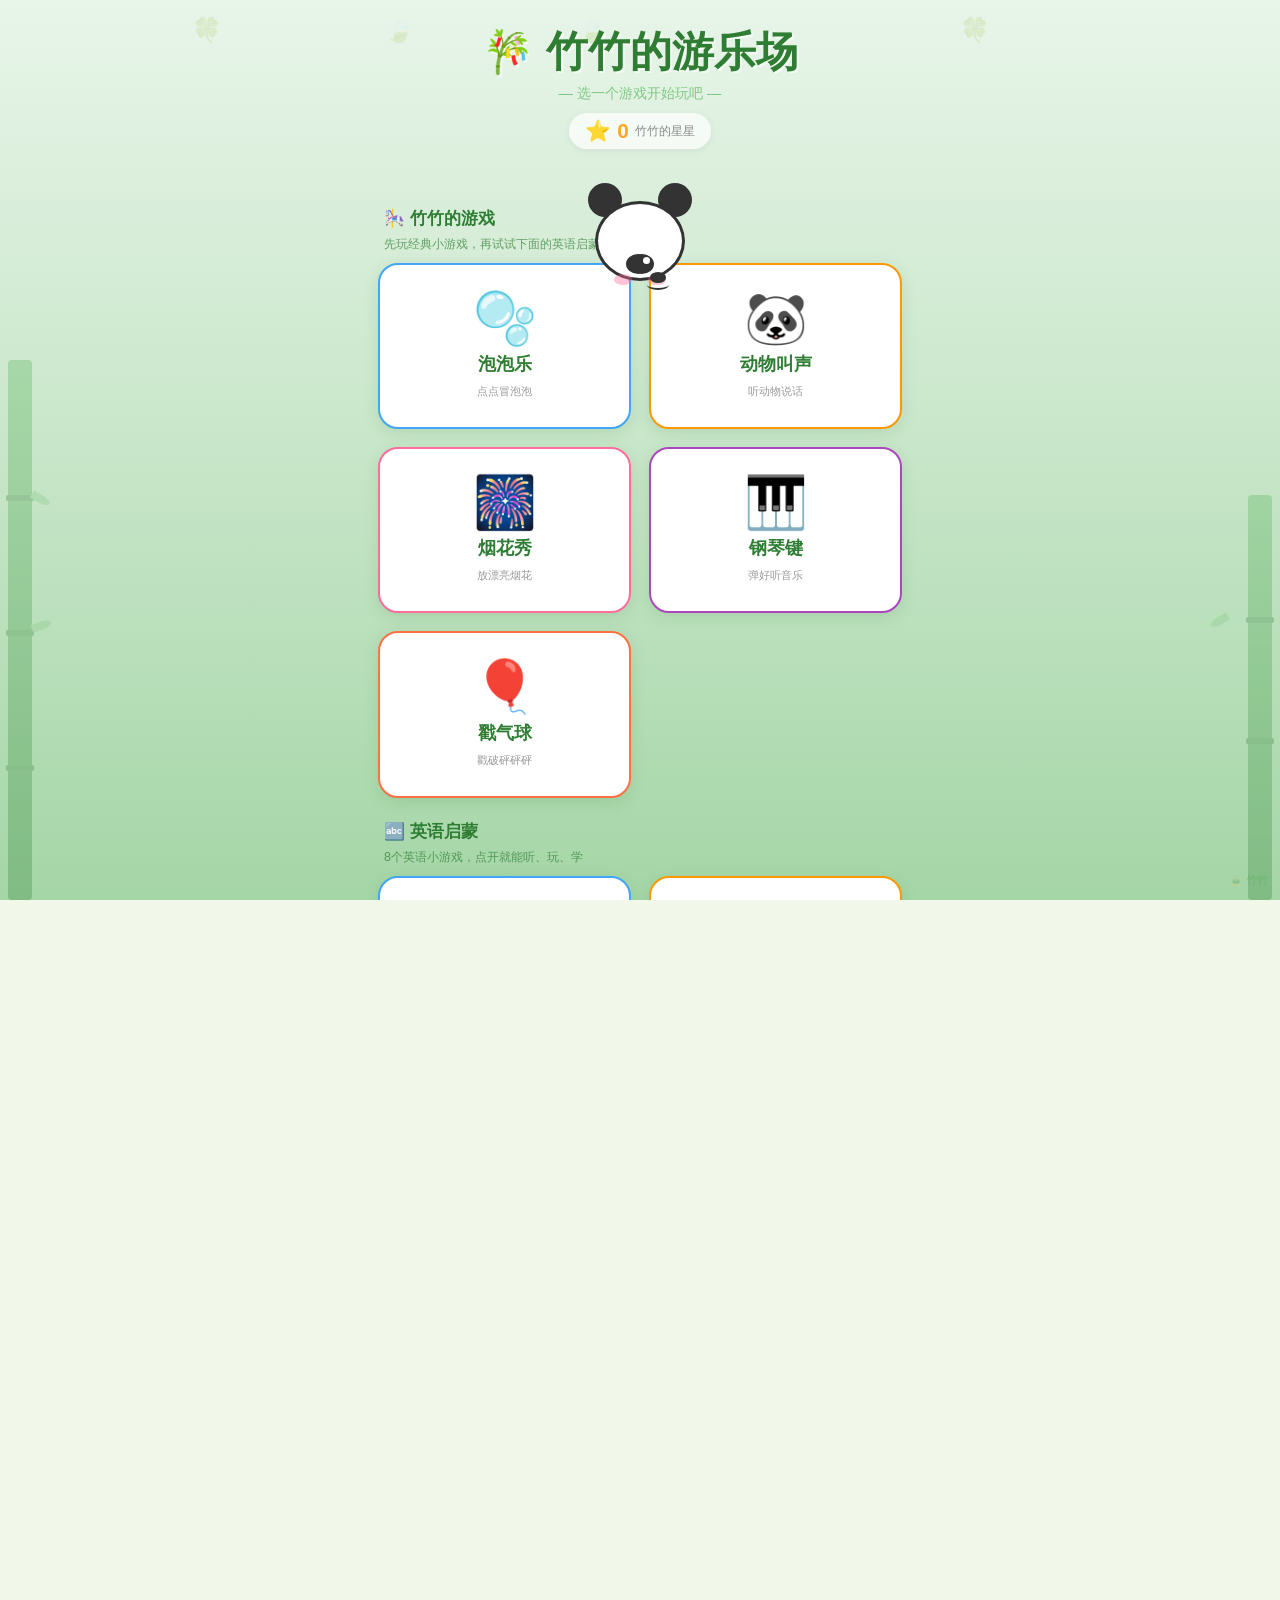
<file: index.html>
<!DOCTYPE html>
<html lang="zh-CN">
<head>
  <meta charset="UTF-8">
  <meta name="viewport" content="width=device-width, initial-scale=1.0, maximum-scale=1.0, user-scalable=no">
  <title>竹竹的游乐场</title>
  <link rel="stylesheet" href="style.css">
  <style>
    .bamboo-bg-leaf {
      position: fixed;
      font-size: 1.5rem;
      opacity: 0.15;
      pointer-events: none;
      animation: drift-leaf 12s linear infinite;
    }
    @keyframes drift-leaf {
      0% { transform: translateY(-20px) rotate(0deg); opacity: 0; }
      10% { opacity: 0.15; }
      90% { opacity: 0.15; }
      100% { transform: translateY(100vh) rotate(360deg); opacity: 0; }
    }
  </style>
</head>
<body class="home">

  <!-- 竹子装饰 -->
  <div class="bamboo-deco left">
    <div class="bamboo-node" style="top:25%"></div>
    <div class="bamboo-node" style="top:50%"></div>
    <div class="bamboo-node" style="top:75%"></div>
    <div class="bamboo-leaf" style="top:24%; left:24px; transform:rotate(30deg)"></div>
    <div class="bamboo-leaf" style="top:49%; left:24px; transform:rotate(-20deg); animation-delay:-1s"></div>
  </div>
  <div class="bamboo-deco right">
    <div class="bamboo-node" style="top:30%"></div>
    <div class="bamboo-node" style="top:60%"></div>
    <div class="bamboo-leaf" style="top:29%; right:24px; transform:rotate(-30deg) scaleX(-1); animation-delay:-0.5s"></div>
  </div>

  <!-- 飘落的竹叶 -->
  <div class="bamboo-bg-leaf" style="left:15%; animation-delay:0s">🍀</div>
  <div class="bamboo-bg-leaf" style="left:45%; animation-delay:3s">🍃</div>
  <div class="bamboo-bg-leaf" style="left:75%; animation-delay:6s">🍀</div>
  <div class="bamboo-bg-leaf" style="left:30%; animation-delay:9s">🍃</div>

  <!-- 标题 -->
  <h1 class="home-title">🎋 竹竹的游乐场</h1>
  <p class="home-subtitle">— 选一个游戏开始玩吧 —</p>

  <!-- 星星积分 -->
  <div class="star-bar">
    <span class="star-icon">⭐</span>
    <span class="star-count">0</span>
    <span class="star-label">竹竹的星星</span>
  </div>

  <!-- 熊猫吉祥物 -->
  <div class="panda-mascot" id="panda" title="点我有惊喜！">
    <div class="panda-ear left"></div>
    <div class="panda-ear right"></div>
    <div class="panda-head">
      <div class="panda-eye left"><div class="panda-eye-shine"></div></div>
      <div class="panda-eye right"><div class="panda-eye-shine"></div></div>
      <div class="panda-blush left"></div>
      <div class="panda-blush right"></div>
      <div class="panda-nose"></div>
      <div class="panda-mouth"></div>
    </div>
  </div>

  <!-- 游戏选择 -->
  <section class="home-section">
    <h2 class="section-title">🎠 竹竹的游戏</h2>
    <p class="section-subtitle">先玩经典小游戏，再试试下面的英语启蒙吧</p>
    <div class="game-grid">
      <a class="game-card" href="bubbles.html">
        <div class="game-icon">🫧</div>
        <div class="game-name">泡泡乐</div>
        <div class="game-desc">点点冒泡泡</div>
      </a>
      <a class="game-card" href="animals.html">
        <div class="game-icon">🐼</div>
        <div class="game-name">动物叫声</div>
        <div class="game-desc">听动物说话</div>
      </a>
      <a class="game-card" href="fireworks.html">
        <div class="game-icon">🎆</div>
        <div class="game-name">烟花秀</div>
        <div class="game-desc">放漂亮烟花</div>
      </a>
      <a class="game-card" href="piano.html">
        <div class="game-icon">🎹</div>
        <div class="game-name">钢琴键</div>
        <div class="game-desc">弹好听音乐</div>
      </a>
      <a class="game-card" href="balloons.html">
        <div class="game-icon">🎈</div>
        <div class="game-name">戳气球</div>
        <div class="game-desc">戳破砰砰砰</div>
      </a>
    </div>
  </section>

  <section class="home-section">
    <h2 class="section-title">🔤 英语启蒙</h2>
    <p class="section-subtitle">8个英语小游戏，点开就能听、玩、学</p>
    <div class="game-grid">
      <a class="game-card" href="english-tap-hear.html">
        <div class="game-icon">🧸</div>
        <div class="game-name">点词卡</div>
        <div class="game-desc">tap & hear</div>
      </a>
      <a class="game-card" href="english-animal-sounds.html">
        <div class="game-icon">🐶</div>
        <div class="game-name">动物英语</div>
        <div class="game-desc">animal sounds</div>
      </a>
      <a class="game-card" href="english-color-balloons.html">
        <div class="game-icon">🌈</div>
        <div class="game-name">颜色气球</div>
        <div class="game-desc">color pop</div>
      </a>
      <a class="game-card" href="english-action-time.html">
        <div class="game-icon">👏</div>
        <div class="game-name">动作英语</div>
        <div class="game-desc">action time</div>
      </a>
      <a class="game-card" href="english-peekaboo.html">
        <div class="game-icon">🚪</div>
        <div class="game-name">找惊喜</div>
        <div class="game-desc">peekaboo</div>
      </a>
      <a class="game-card" href="english-feed-animal.html">
        <div class="game-icon">🍌</div>
        <div class="game-name">喂小动物</div>
        <div class="game-desc">feed the animal</div>
      </a>
      <a class="game-card" href="english-daily-routine.html">
        <div class="game-icon">🪥</div>
        <div class="game-name">日常英语</div>
        <div class="game-desc">daily routine</div>
      </a>
      <a class="game-card" href="english-song-move.html">
        <div class="game-icon">🎵</div>
        <div class="game-name">儿歌动作</div>
        <div class="game-desc">song & move</div>
      </a>
    </div>
  </section>

  <div class="zhuzhu-stamp">🎍 竹竹</div>

  <script src="common.js"></script>
  <script>
    // 显示星星
    ZZ.updateStarDisplay();

    // 点熊猫彩蛋
    let pandaClicks = 0;
    document.getElementById('panda').addEventListener('pointerdown', () => {
      pandaClicks++;
      ZZ.vibrate(20);
      if (pandaClicks % 3 === 0) {
        ZZ.showEncouragement();
        ZZ.playCheer();
        ZZ.speak('竹竹你好呀！');
        // 给星星
        const rect = document.getElementById('panda').getBoundingClientRect();
        ZZ.flyStar(rect.left + rect.width / 2, rect.top, 1);
      } else {
        ZZ.playBubble();
      }
    });
  </script>
</body>
</html>
</file>
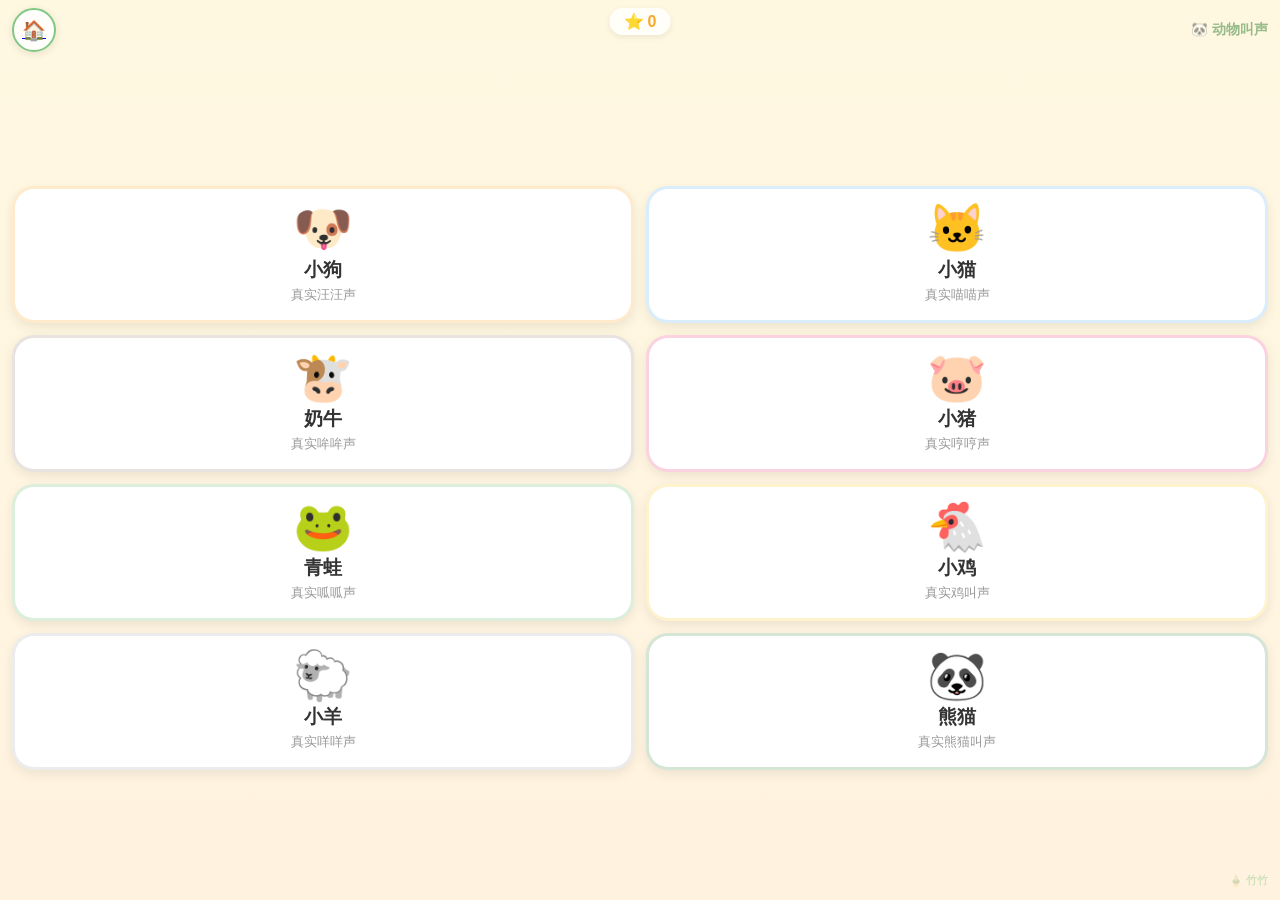
<file: animals.html>
<!DOCTYPE html>
<html lang="zh-CN">
<head>
  <meta charset="UTF-8">
  <meta name="viewport" content="width=device-width, initial-scale=1.0, maximum-scale=1.0, user-scalable=no">
  <title>动物叫声 - 竹竹的游乐场</title>
  <link rel="stylesheet" href="style.css">
  <style>
    .animals-grid {
      display: grid;
      grid-template-columns: repeat(2, 1fr);
      gap: 12px;
      padding: 12px;
      flex: 1;
      align-content: center;
    }
    .animal-btn {
      background: white;
      border-radius: 22px;
      padding: 16px 8px;
      display: flex;
      flex-direction: column;
      align-items: center;
      justify-content: center;
      gap: 4px;
      box-shadow: 0 4px 12px rgba(0,0,0,0.08);
      cursor: pointer;
      transition: transform 0.12s;
      border: 3px solid transparent;
    }
    .animal-btn:active {
      transform: scale(0.92);
    }
    .animal-btn .emoji {
      font-size: 3rem;
      line-height: 1;
      transition: transform 0.2s;
    }
    .animal-btn:active .emoji {
      transform: scale(1.3);
    }
    .animal-btn .name {
      font-size: 1.2rem;
      font-weight: 700;
      color: #333;
    }
    .animal-btn .sound-text {
      font-size: 0.8rem;
      color: #999;
    }
    .animal-btn.active {
      border-color: var(--warm-orange);
      animation: shake 0.4s ease;
    }
    @keyframes shake {
      0%, 100% { transform: rotate(0); }
      25% { transform: rotate(-5deg); }
      75% { transform: rotate(5deg); }
    }
    .animal-speak-bubble {
      position: fixed;
      top: 50%;
      left: 50%;
      transform: translate(-50%, -50%) scale(0);
      background: rgba(255,255,255,0.95);
      padding: 14px 24px;
      border-radius: 20px;
      font-size: 2.2rem;
      font-weight: 800;
      box-shadow: 0 8px 30px rgba(0,0,0,0.15);
      z-index: 200;
      animation: bubble-pop 0.9s ease forwards;
      pointer-events: none;
    }
    @keyframes bubble-pop {
      0% { transform: translate(-50%, -50%) scale(0); }
      40% { transform: translate(-50%, -50%) scale(1.2); }
      60% { transform: translate(-50%, -50%) scale(1); }
      100% { transform: translate(-50%, -50%) scale(1); opacity: 0; }
    }
  </style>
</head>
<body class="game-page" style="background: linear-gradient(180deg, #FFF8E1, #FFF3E0)">

  <div class="game-header">
    <a class="back-btn" href="index.html">🏠</a>
    <div class="game-star-bar">
      <span class="star-icon">⭐</span>
      <span class="star-count">0</span>
    </div>
    <span class="game-title-float">🐼 动物叫声</span>
  </div>

  <div class="game-dom-area">
    <div class="animals-grid" id="animalsGrid"></div>
  </div>
  <div class="zhuzhu-stamp">🎍 竹竹</div>

  <script src="common.js"></script>
  <script>
    ZZ.updateStarDisplay();

    const animals = [
      { emoji: '🐶', name: '小狗', sound: '真实汪汪声', voice: '这是小狗的声音！', color: '#FF9800' },
      { emoji: '🐱', name: '小猫', sound: '真实喵喵声', voice: '这是小猫的声音！', color: '#42A5F5' },
      { emoji: '🐮', name: '奶牛', sound: '真实哞哞声', voice: '这是奶牛的声音！', color: '#8D6E63' },
      { emoji: '🐷', name: '小猪', sound: '真实哼哼声', voice: '这是小猪的声音！', color: '#E91E63' },
      { emoji: '🐸', name: '青蛙', sound: '真实呱呱声', voice: '这是青蛙的声音！', color: '#4CAF50' },
      { emoji: '🐔', name: '小鸡', sound: '真实鸡叫声', voice: '这是小鸡的声音！', color: '#FFC107' },
      { emoji: '🐑', name: '小羊', sound: '真实咩咩声', voice: '这是小羊的声音！', color: '#9E9E9E' },
      { emoji: '🐼', name: '熊猫', sound: '真实熊猫叫声', voice: '这是熊猫的声音！', color: '#2E7D32' },
    ];

    const grid = document.getElementById('animalsGrid');

    animals.forEach((a, idx) => {
      const btn = document.createElement('div');
      btn.className = 'animal-btn';
      btn.style.borderColor = a.color + '33';
      btn.innerHTML = `
        <span class="emoji">${a.emoji}</span>
        <span class="name">${a.name}</span>
        <span class="sound-text">${a.sound}</span>
      `;
      btn.addEventListener('pointerdown', () => {
        document.querySelectorAll('.animal-btn.active').forEach(b => b.classList.remove('active'));
        btn.classList.add('active');
        setTimeout(() => btn.classList.remove('active'), 500);

        // 先播放动物叫声
        ZZ.playAnimalSound(idx);
        ZZ.vibrate(25);

        // 然后语音说名字
        setTimeout(() => ZZ.speak(a.voice), 900);

        // 弹出声音文字
        const bubble = document.createElement('div');
        bubble.className = 'animal-speak-bubble';
        bubble.textContent = a.sound;
        bubble.style.color = a.color;
        document.body.appendChild(bubble);
        setTimeout(() => bubble.remove(), 1000);

        // 积分
        ZZ.flyStar(btn.getBoundingClientRect().left + 40, btn.getBoundingClientRect().top, 1);
        ZZ.maybeCheer(5);
      });
      grid.appendChild(btn);
    });
  </script>
</body>
</html>
</file>
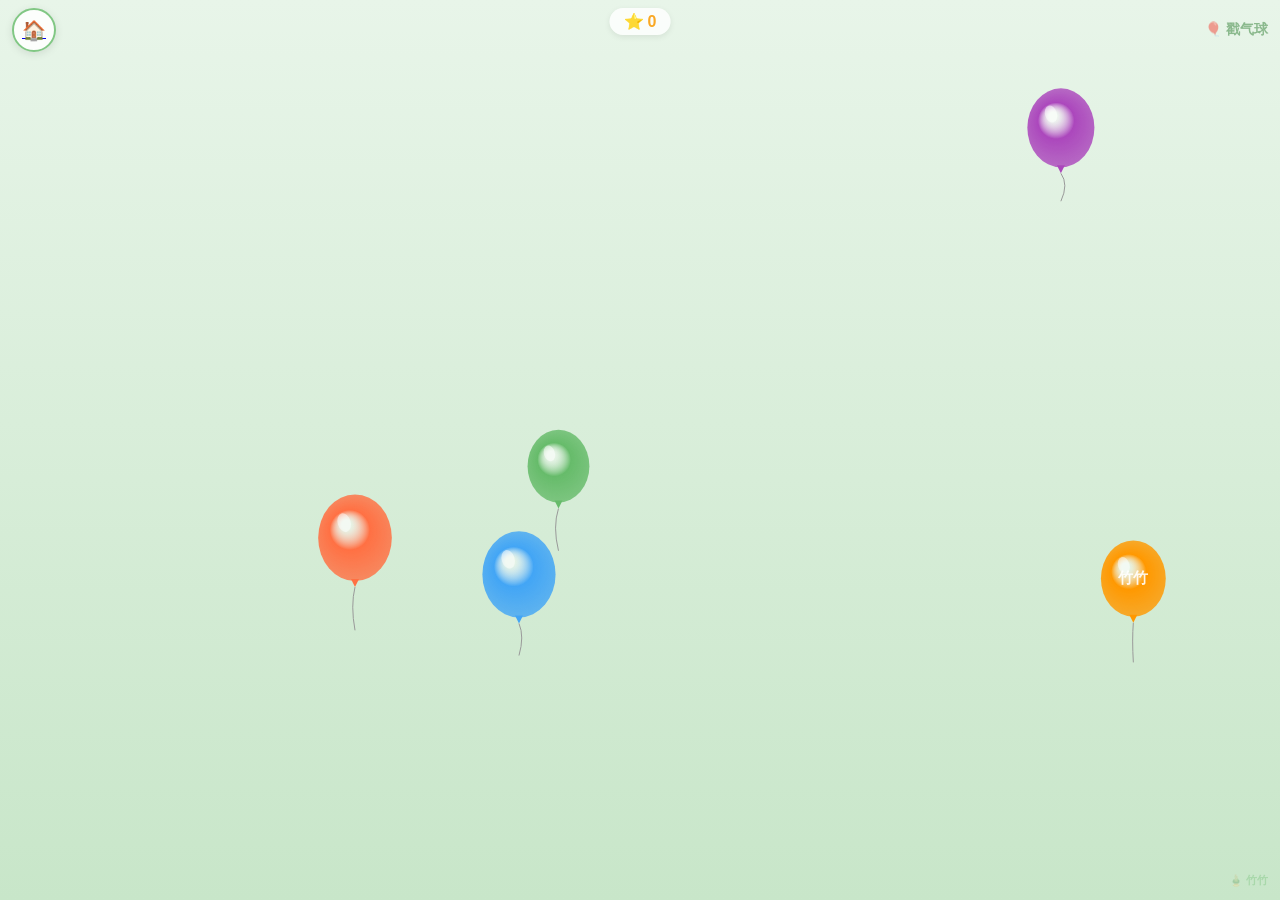
<file: balloons.html>
<!DOCTYPE html>
<html lang="zh-CN">
<head>
  <meta charset="UTF-8">
  <meta name="viewport" content="width=device-width, initial-scale=1.0, maximum-scale=1.0, user-scalable=no">
  <title>戳气球 - 竹竹的游乐场</title>
  <link rel="stylesheet" href="style.css">
</head>
<body class="game-page" style="background: linear-gradient(180deg, #E8F5E9, #C8E6C9)">

  <div class="game-header">
    <a class="back-btn" href="index.html">🏠</a>
    <div class="game-star-bar">
      <span class="star-icon">⭐</span>
      <span class="star-count">0</span>
    </div>
    <span class="game-title-float">🎈 戳气球</span>
  </div>

  <canvas class="game-canvas" id="canvas"></canvas>
  <div class="zhuzhu-stamp">🎍 竹竹</div>

  <script src="common.js"></script>
  <script>
    const canvas = document.getElementById('canvas');
    const ctx = canvas.getContext('2d');
    let W, H;
    const balloons = [];
    const confetti = [];
    let popCount = 0;

    ZZ.updateStarDisplay();

    function resize() {
      const s = ZZ.resizeCanvas(canvas);
      W = s.w; H = s.h;
    }
    resize();
    window.addEventListener('resize', resize);

    class Balloon {
      constructor() {
        this.r = ZZ.rand(28, 48);
        this.x = ZZ.rand(this.r, W - this.r);
        this.y = H + this.r + ZZ.rand(0, 100);
        this.color = ZZ.randColor();
        this.vy = ZZ.rand(-1.2, -0.5);
        this.vx = ZZ.rand(-0.3, 0.3);
        this.wobble = ZZ.rand(0, Math.PI * 2);
        this.alive = true;
        this.hasZhuzhu = Math.random() < 0.12;
        this.stringLen = ZZ.rand(30, 50);
        this.isGold = Math.random() < 0.06; // 金色气球
      }
      update() {
        this.wobble += 0.03;
        this.x += this.vx + Math.sin(this.wobble) * 0.4;
        this.y += this.vy;
        if (this.y + this.r < -50) this.alive = false;
      }
      draw(ctx) {
        ctx.save();
        ctx.beginPath();
        ctx.ellipse(this.x, this.y, this.r * 0.85, this.r, 0, 0, Math.PI * 2);
        const grad = ctx.createRadialGradient(
          this.x - this.r * 0.2, this.y - this.r * 0.3, this.r * 0.1,
          this.x, this.y, this.r
        );
        if (this.isGold) {
          grad.addColorStop(0, 'rgba(255,255,200,0.5)');
          grad.addColorStop(0.4, '#FFD700');
          grad.addColorStop(1, '#FF8F00');
        } else {
          grad.addColorStop(0, 'rgba(255,255,255,0.4)');
          grad.addColorStop(0.4, this.color);
          grad.addColorStop(1, this.color + 'cc');
        }
        ctx.fillStyle = grad;
        ctx.fill();

        // 高光
        ctx.beginPath();
        ctx.ellipse(this.x - this.r * 0.25, this.y - this.r * 0.35, this.r * 0.15, this.r * 0.22, -0.3, 0, Math.PI * 2);
        ctx.fillStyle = 'rgba(255,255,255,0.5)';
        ctx.fill();

        // 金色气球闪闪
        if (this.isGold) {
          ctx.strokeStyle = 'rgba(255,215,0,0.6)';
          ctx.lineWidth = 2;
          ctx.stroke();
        }

        // 打结处
        ctx.beginPath();
        ctx.moveTo(this.x - 4, this.y + this.r - 2);
        ctx.lineTo(this.x, this.y + this.r + 6);
        ctx.lineTo(this.x + 4, this.y + this.r - 2);
        ctx.fillStyle = this.isGold ? '#FF8F00' : this.color;
        ctx.fill();

        // 绳子
        ctx.beginPath();
        ctx.moveTo(this.x, this.y + this.r + 6);
        const sx = this.x + Math.sin(this.wobble) * 8;
        ctx.quadraticCurveTo(sx, this.y + this.r + this.stringLen * 0.5, this.x, this.y + this.r + this.stringLen);
        ctx.strokeStyle = '#999';
        ctx.lineWidth = 1;
        ctx.stroke();

        // 竹竹名字
        if (this.hasZhuzhu) {
          ctx.fillStyle = 'rgba(255,255,255,0.9)';
          ctx.font = `bold ${Math.max(11, this.r * 0.4)}px "PingFang SC", sans-serif`;
          ctx.textAlign = 'center';
          ctx.textBaseline = 'middle';
          ctx.fillText('竹竹', this.x, this.y);
        }

        // 金色气球标记
        if (this.isGold) {
          ctx.fillStyle = 'rgba(255,255,255,0.9)';
          ctx.font = `${Math.max(12, this.r * 0.4)}px sans-serif`;
          ctx.textAlign = 'center';
          ctx.textBaseline = 'middle';
          ctx.fillText('★', this.x, this.y);
        }

        ctx.restore();
      }
      hitTest(px, py) {
        const dx = px - this.x;
        const dy = py - this.y;
        return (dx * dx / (this.r * 0.85 * this.r * 0.85) + dy * dy / (this.r * this.r)) < 1.2;
      }
    }

    class Confetti {
      constructor(x, y, color) {
        this.x = x;
        this.y = y;
        this.color = color;
        this.size = ZZ.rand(3, 7);
        this.rotation = ZZ.rand(0, Math.PI * 2);
        this.rotSpeed = ZZ.rand(-0.15, 0.15);
        const angle = ZZ.rand(0, Math.PI * 2);
        const speed = ZZ.rand(2, 6);
        this.vx = Math.cos(angle) * speed;
        this.vy = Math.sin(angle) * speed - 2;
        this.life = 1;
        this.isLeaf = Math.random() < 0.2;
      }
      update() {
        this.x += this.vx;
        this.y += this.vy;
        this.vy += 0.12;
        this.vx *= 0.98;
        this.rotation += this.rotSpeed;
        this.life -= 0.015;
      }
      draw(ctx) {
        ctx.save();
        ctx.globalAlpha = this.life;
        ctx.translate(this.x, this.y);
        ctx.rotate(this.rotation);
        ctx.fillStyle = this.color;
        if (this.isLeaf) {
          ctx.beginPath();
          ctx.ellipse(0, 0, this.size * 0.4, this.size, 0, 0, Math.PI * 2);
          ctx.fill();
        } else {
          ctx.fillRect(-this.size / 2, -this.size / 2, this.size, this.size);
        }
        ctx.restore();
      }
    }

    function spawnBalloon() {
      if (balloons.length < 12) {
        balloons.push(new Balloon());
      }
    }

    function popBalloon(x, y) {
      for (let i = balloons.length - 1; i >= 0; i--) {
        const b = balloons[i];
        if (b.hitTest(x, y)) {
          const count = Math.floor(ZZ.rand(10, 20));
          for (let j = 0; j < count; j++) {
            confetti.push(new Confetti(b.x, b.y, j % 3 === 0 ? '#81C784' : ZZ.randColor()));
          }

          let pts = 1;
          if (b.isGold) {
            pts = 5;
            ZZ.speak('金色气球！');
          }
          if (b.hasZhuzhu) {
            ZZ.showEncouragement();
            ZZ.playCheer();
            ZZ.speak('竹竹真棒！');
            pts = 3;
          } else {
            ZZ.playPop();
          }

          ZZ.flyStar(b.x, b.y - 20, pts);
          ZZ.vibrate(25);
          balloons.splice(i, 1);
          popCount++;

          // 里程碑
          if (popCount === 10 || popCount === 25 || popCount === 50 || popCount === 100) {
            ZZ.showEncouragement();
            ZZ.speak('竹竹戳了' + popCount + '个气球！');
            ZZ.flyStar(W / 2, H / 3, 5);
            popCount++; // 防止重复
          }

          return true;
        }
      }
      return false;
    }

    canvas.addEventListener('pointerdown', (e) => {
      const rect = canvas.getBoundingClientRect();
      popBalloon(e.clientX - rect.left, e.clientY - rect.top);
    });

    canvas.addEventListener('pointermove', (e) => {
      if (e.pressure > 0 || e.buttons > 0) {
        const rect = canvas.getBoundingClientRect();
        popBalloon(e.clientX - rect.left, e.clientY - rect.top);
      }
    });

    let spawnTimer = 0;
    function animate() {
      ctx.clearRect(0, 0, W, H);
      spawnTimer++;
      if (spawnTimer % 45 === 0) spawnBalloon();

      for (let i = balloons.length - 1; i >= 0; i--) {
        balloons[i].update();
        if (!balloons[i].alive) balloons.splice(i, 1);
        else balloons[i].draw(ctx);
      }

      for (let i = confetti.length - 1; i >= 0; i--) {
        confetti[i].update();
        if (confetti[i].life <= 0) confetti.splice(i, 1);
        else confetti[i].draw(ctx);
      }

      requestAnimationFrame(animate);
    }

    for (let i = 0; i < 5; i++) {
      const b = new Balloon();
      b.y = H * ZZ.rand(0.2, 0.7);
      balloons.push(b);
    }

    animate();
  </script>
</body>
</html>
</file>
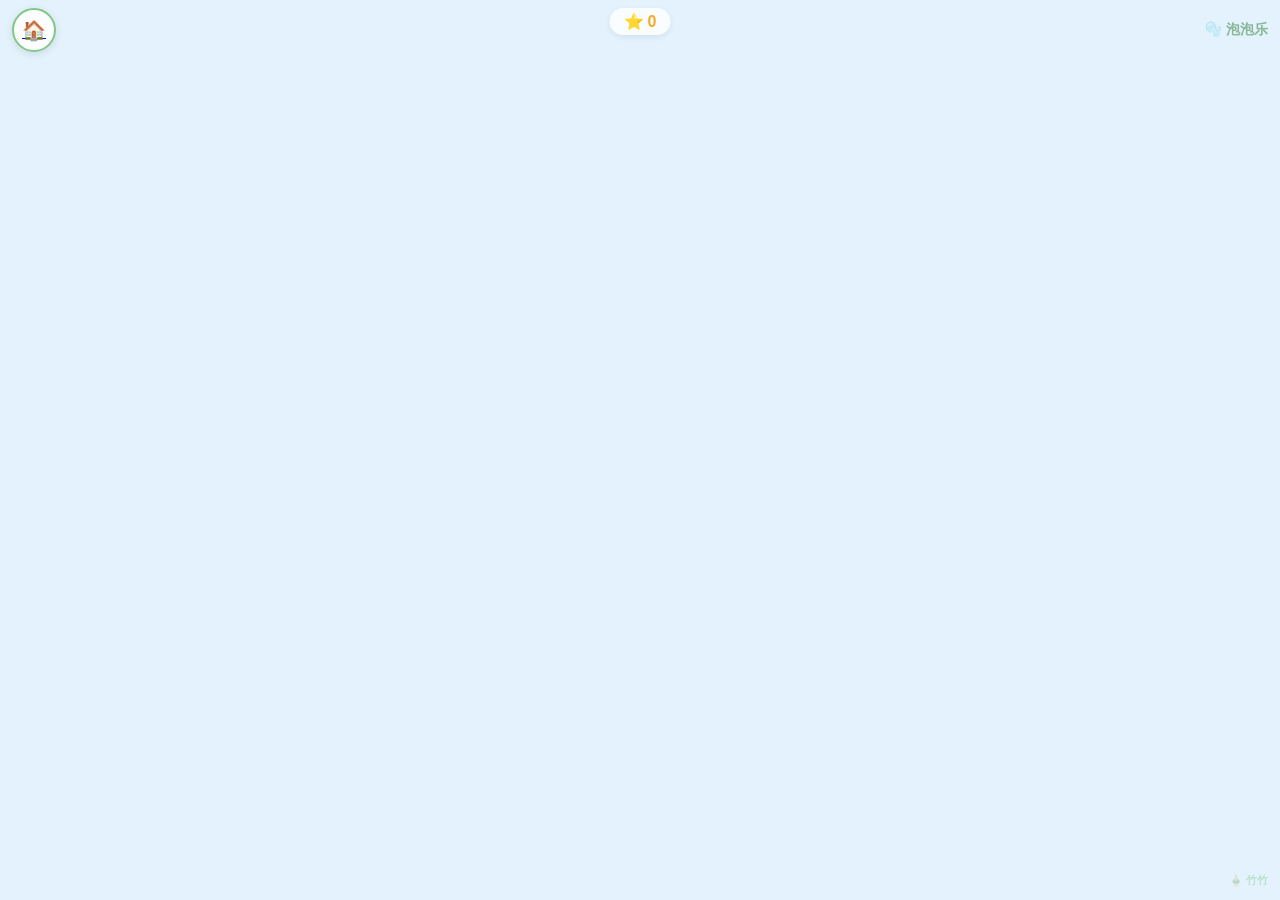
<file: bubbles.html>
<!DOCTYPE html>
<html lang="zh-CN">
<head>
  <meta charset="UTF-8">
  <meta name="viewport" content="width=device-width, initial-scale=1.0, maximum-scale=1.0, user-scalable=no">
  <title>泡泡乐 - 竹竹的游乐场</title>
  <link rel="stylesheet" href="style.css">
</head>
<body class="game-page" style="background:#E3F2FD">

  <div class="game-header">
    <a class="back-btn" href="index.html">🏠</a>
    <div class="game-star-bar">
      <span class="star-icon">⭐</span>
      <span class="star-count">0</span>
    </div>
    <span class="game-title-float">🫧 泡泡乐</span>
  </div>

  <canvas class="game-canvas" id="canvas"></canvas>
  <div class="zhuzhu-stamp">🎍 竹竹</div>

  <script src="common.js"></script>
  <script>
    const canvas = document.getElementById('canvas');
    const ctx = canvas.getContext('2d');
    let W, H;
    const bubbles = [];
    const effects = [];
    let score = 0;
    let combo = 0;
    let comboTimer = null;

    ZZ.updateStarDisplay();

    function resize() {
      const s = ZZ.resizeCanvas(canvas);
      W = s.w; H = s.h;
    }
    resize();
    window.addEventListener('resize', resize);

    class Bubble {
      constructor(x, y, type = 'normal') {
        this.x = x;
        this.y = y;
        this.type = type;
        this.r = type === 'big' ? ZZ.rand(50, 80) : ZZ.rand(20, 45);
        this.color = type === 'rainbow' ? '#FFD700' : ZZ.randColor();
        this.vx = ZZ.rand(-0.5, 0.5);
        this.vy = ZZ.rand(-1.8, -0.6);
        this.wobble = ZZ.rand(0, Math.PI * 2);
        this.wobbleSpeed = ZZ.rand(0.02, 0.05);
        this.alive = true;
        this.opacity = 0.9;
        this.hasZhuzhu = Math.random() < 0.1;
        this.taps = type === 'big' ? 3 : 1; // 大泡泡需要点3次
        this.tapped = 0;
        this.hue = ZZ.rand(0, 360); // 彩虹泡泡用
      }
      update() {
        this.wobble += this.wobbleSpeed;
        this.x += this.vx + Math.sin(this.wobble) * 0.5;
        this.y += this.vy;
        this.opacity -= 0.003;
        if (this.type === 'rainbow') this.hue = (this.hue + 2) % 360;
        if (this.y + this.r < -20 || this.opacity <= 0) this.alive = false;
      }
      draw(ctx) {
        ctx.save();
        ctx.globalAlpha = this.opacity;

        if (this.type === 'rainbow') {
          // 彩虹泡泡
          const grad = ctx.createRadialGradient(
            this.x - this.r * 0.2, this.y - this.r * 0.2, this.r * 0.1,
            this.x, this.y, this.r
          );
          grad.addColorStop(0, `hsla(${this.hue}, 90%, 80%, 0.7)`);
          grad.addColorStop(0.5, `hsla(${(this.hue + 60) % 360}, 90%, 60%, 0.5)`);
          grad.addColorStop(1, `hsla(${(this.hue + 120) % 360}, 80%, 50%, 0.2)`);
          ctx.beginPath();
          ctx.arc(this.x, this.y, this.r, 0, Math.PI * 2);
          ctx.fillStyle = grad;
          ctx.fill();
          // ✨闪闪
          ctx.strokeStyle = `hsla(${this.hue}, 100%, 80%, 0.5)`;
          ctx.lineWidth = 2;
          ctx.stroke();
        } else {
          ctx.beginPath();
          ctx.arc(this.x, this.y, this.r, 0, Math.PI * 2);
          const grad = ctx.createRadialGradient(
            this.x - this.r * 0.3, this.y - this.r * 0.3, this.r * 0.1,
            this.x, this.y, this.r
          );
          grad.addColorStop(0, 'rgba(255,255,255,0.5)');
          grad.addColorStop(0.5, this.color + '88');
          grad.addColorStop(1, this.color + '22');
          ctx.fillStyle = grad;
          ctx.fill();
        }

        // 高光
        ctx.beginPath();
        ctx.arc(this.x - this.r * 0.25, this.y - this.r * 0.25, this.r * 0.18, 0, Math.PI * 2);
        ctx.fillStyle = 'rgba(255,255,255,0.6)';
        ctx.fill();

        // 大泡泡显示剩余点击次数
        if (this.type === 'big' && this.taps > 1) {
          ctx.fillStyle = 'rgba(255,255,255,0.9)';
          ctx.font = `bold ${Math.max(14, this.r * 0.4)}px sans-serif`;
          ctx.textAlign = 'center';
          ctx.textBaseline = 'middle';
          const remaining = this.taps - this.tapped;
          ctx.fillText(remaining > 1 ? remaining + '' : '💥', this.x, this.y);
        }

        // 竹竹名字
        if (this.hasZhuzhu && this.type !== 'big') {
          ctx.fillStyle = 'rgba(255,255,255,0.9)';
          ctx.font = `bold ${Math.max(11, this.r * 0.45)}px "PingFang SC", sans-serif`;
          ctx.textAlign = 'center';
          ctx.textBaseline = 'middle';
          ctx.fillText('竹竹', this.x, this.y);
        }

        ctx.restore();
      }
      hitTest(px, py) {
        const dx = px - this.x;
        const dy = py - this.y;
        return dx * dx + dy * dy < this.r * this.r;
      }
    }

    class Effect {
      constructor(x, y, type) {
        this.x = x;
        this.y = y;
        this.type = type;
        this.life = 1;
        this.particles = [];
        if (type === 'pop') {
          for (let i = 0; i < 10; i++) {
            const angle = ZZ.rand(0, Math.PI * 2);
            const speed = ZZ.rand(2, 5);
            this.particles.push({
              x, y, vx: Math.cos(angle) * speed, vy: Math.sin(angle) * speed,
              r: ZZ.rand(2, 5), color: ZZ.randColor()
            });
          }
        } else if (type === 'combo') {
          // 连击效果
          for (let i = 0; i < 15; i++) {
            const angle = ZZ.rand(0, Math.PI * 2);
            const speed = ZZ.rand(3, 7);
            this.particles.push({
              x, y, vx: Math.cos(angle) * speed, vy: Math.sin(angle) * speed,
              r: ZZ.rand(3, 7), color: '#FFD700'
            });
          }
        }
      }
      update() {
        this.life -= 0.03;
        this.particles.forEach(p => {
          p.x += p.vx;
          p.y += p.vy;
          p.vy += 0.05;
          p.vx *= 0.98;
        });
      }
      draw(ctx) {
        ctx.save();
        ctx.globalAlpha = this.life;
        this.particles.forEach(p => {
          ctx.beginPath();
          ctx.arc(p.x, p.y, p.r * this.life, 0, Math.PI * 2);
          ctx.fillStyle = p.color;
          ctx.fill();
        });
        ctx.restore();
      }
    }

    // 连击文字
    function showCombo(x, y, n) {
      const el = document.createElement('div');
      el.className = 'encouragement';
      el.style.left = x + 'px';
      el.style.top = y + 'px';
      if (n >= 5) {
        el.textContent = '🔥 竹竹连击×' + n + '！';
        el.style.fontSize = '2.5rem';
        el.style.color = '#FF6B9D';
      } else {
        el.textContent = '✨ 连击×' + n;
        el.style.fontSize = '1.8rem';
        el.style.color = '#FF9800';
      }
      document.body.appendChild(el);
      setTimeout(() => el.remove(), 1500);
    }

    // 生成泡泡
    function spawnBubbles(x, y) {
      const roll = Math.random();
      let type = 'normal';
      if (roll < 0.08) type = 'rainbow';
      else if (roll < 0.15) type = 'big';

      const count = type === 'big' ? 1 : Math.floor(ZZ.rand(3, 7));
      for (let i = 0; i < count; i++) {
        const bx = x + ZZ.rand(-40, 40);
        const by = y + ZZ.rand(-30, 30);
        bubbles.push(new Bubble(bx, by, i === 0 ? type : 'normal'));
      }
      ZZ.playBubble();
      ZZ.vibrate(15);
    }

    // 戳破泡泡
    function tryPopBubble(x, y) {
      for (let i = bubbles.length - 1; i >= 0; i--) {
        const b = bubbles[i];
        if (b.hitTest(x, y)) {
          b.tapped++;
          if (b.tapped >= b.taps) {
            // 戳破了！
            effects.push(new Effect(b.x, b.y, 'pop'));

            // 连击
            combo++;
            clearTimeout(comboTimer);
            comboTimer = setTimeout(() => { combo = 0; }, 1500);

            if (combo >= 3) {
              showCombo(x, y - 40, combo);
              effects.push(new Effect(x, y, 'combo'));
            }

            // 积分
            let pts = 1;
            if (b.type === 'rainbow') { pts = 3; ZZ.speak('彩虹泡泡！'); }
            else if (b.type === 'big') { pts = 5; ZZ.speak('大泡泡！'); }
            if (combo >= 3) pts += combo;
            score += pts;
            ZZ.flyStar(x, y - 20, pts);

            if (b.hasZhuzhu) {
              ZZ.showEncouragement();
              ZZ.playCheer();
            } else {
              ZZ.playPop();
            }

            ZZ.vibrate(20);
            bubbles.splice(i, 1);
          } else {
            // 大泡泡还没破 - 摇晃
            b.vx += ZZ.rand(-2, 2);
            b.vy += ZZ.rand(-1, 0);
            ZZ.playBubble();
            ZZ.vibrate(10);
          }
          return true;
        }
      }
      return false;
    }

    canvas.addEventListener('pointerdown', (e) => {
      const rect = canvas.getBoundingClientRect();
      const x = e.clientX - rect.left;
      const y = e.clientY - rect.top;
      if (!tryPopBubble(x, y)) {
        spawnBubbles(x, y);
      }
      ZZ.maybeCheer();
    });

    // 自动氛围泡泡
    setInterval(() => {
      if (bubbles.length < 4) {
        bubbles.push(new Bubble(ZZ.rand(0, W), H + 30));
      }
    }, 2500);

    function animate() {
      ctx.clearRect(0, 0, W, H);

      for (let i = bubbles.length - 1; i >= 0; i--) {
        bubbles[i].update();
        if (!bubbles[i].alive) bubbles.splice(i, 1);
        else bubbles[i].draw(ctx);
      }

      for (let i = effects.length - 1; i >= 0; i--) {
        effects[i].update();
        if (effects[i].life <= 0) effects.splice(i, 1);
        else effects[i].draw(ctx);
      }

      requestAnimationFrame(animate);
    }

    animate();
  </script>
</body>
</html>
</file>
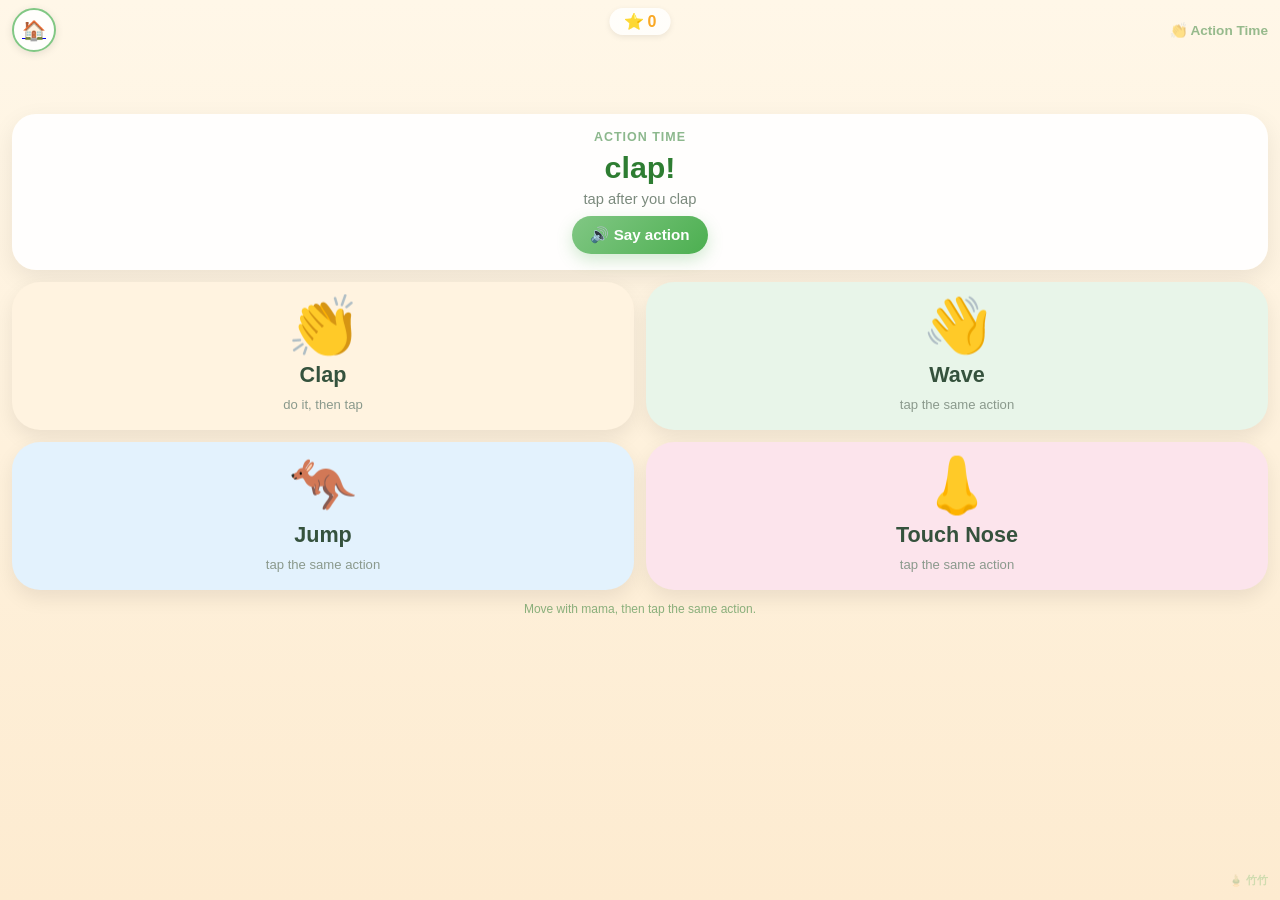
<file: english-action-time.html>
<!DOCTYPE html>
<html lang="zh-CN">
<head>
  <meta charset="UTF-8">
  <meta name="viewport" content="width=device-width, initial-scale=1.0, maximum-scale=1.0, user-scalable=no">
  <title>动作英语 - 竹竹的游乐场</title>
  <link rel="stylesheet" href="style.css">
</head>
<body class="game-page" style="background: linear-gradient(180deg, #FFF7E8, #FDEBD0)">
  <div class="game-header">
    <a class="back-btn" href="index.html">🏠</a>
    <div class="game-star-bar"><span class="star-icon">⭐</span><span class="star-count">0</span></div>
    <span class="game-title-float">👏 Action Time</span>
  </div>

  <div class="game-dom-area">
    <div class="english-shell">
      <div class="english-prompt">
        <div class="english-prompt-kicker" id="kicker">Action Time</div>
        <div class="english-prompt-text" id="promptText">Clap!</div>
        <div class="english-prompt-hint" id="promptHint">Do the action, then tap the card.</div>
        <button class="english-replay-btn" id="replayBtn" type="button">🔊 Say action</button>
      </div>
      <div class="english-play-grid" id="playGrid"></div>
      <div class="english-footer-tip">Move with mama, then tap the same action.</div>
    </div>
  </div>

  <div class="zhuzhu-stamp">🎍 竹竹</div>

  <script src="common.js"></script>
  <script src="english-common.js"></script>
  <script>
    ZZ.updateStarDisplay();

    const actions = EnglishGames.packs.actions;
    const kicker = document.getElementById('kicker');
    const promptText = document.getElementById('promptText');
    const promptHint = document.getElementById('promptHint');
    const replayBtn = document.getElementById('replayBtn');
    const playGrid = document.getElementById('playGrid');
    let index = 0;
    let target = actions[0];

    function nextRound() {
      target = actions[index % actions.length];
      index++;
      EnglishGames.setPrompt(kicker, promptText, promptHint, 'Action Time', `${target.word}!`, target.hint);
      playGrid.innerHTML = '';
      actions.forEach(action => {
        const card = document.createElement('button');
        card.type = 'button';
        card.className = 'english-card';
        card.style.background = action.color;
        card.innerHTML = `<div class="english-card-emoji">${action.emoji}</div><div class="english-card-word">${action.word}</div><div class="english-card-sub">${action.word === target.word ? 'do it, then tap' : 'tap the same action'}</div>`;
        card.addEventListener('pointerdown', () => {
          if (action.word === target.word) {
            EnglishGames.pulse(card, 'correct');
            ZZ.playCheer();
            EnglishGames.rewardCard(card, 1);
            EnglishGames.speakEnglish(action.word);
            EnglishGames.setPrompt(kicker, promptText, promptHint, 'Action Time', `${action.word}!`, 'Yay! Next one...');
            setTimeout(nextRound, 520);
          } else {
            EnglishGames.pulse(card, 'miss', 260);
            ZZ.playBubble();
            EnglishGames.setPrompt(kicker, promptText, promptHint, 'Action Time', `${target.word}!`, 'Find the same action.');
            EnglishGames.speakEnglish(target.word);
          }
        });
        playGrid.appendChild(card);
      });
    }

    replayBtn.addEventListener('pointerdown', () => {
      ZZ.playBubble();
      EnglishGames.speakEnglish(target.word);
    });

    nextRound();
  </script>
</body>
</html>
</file>
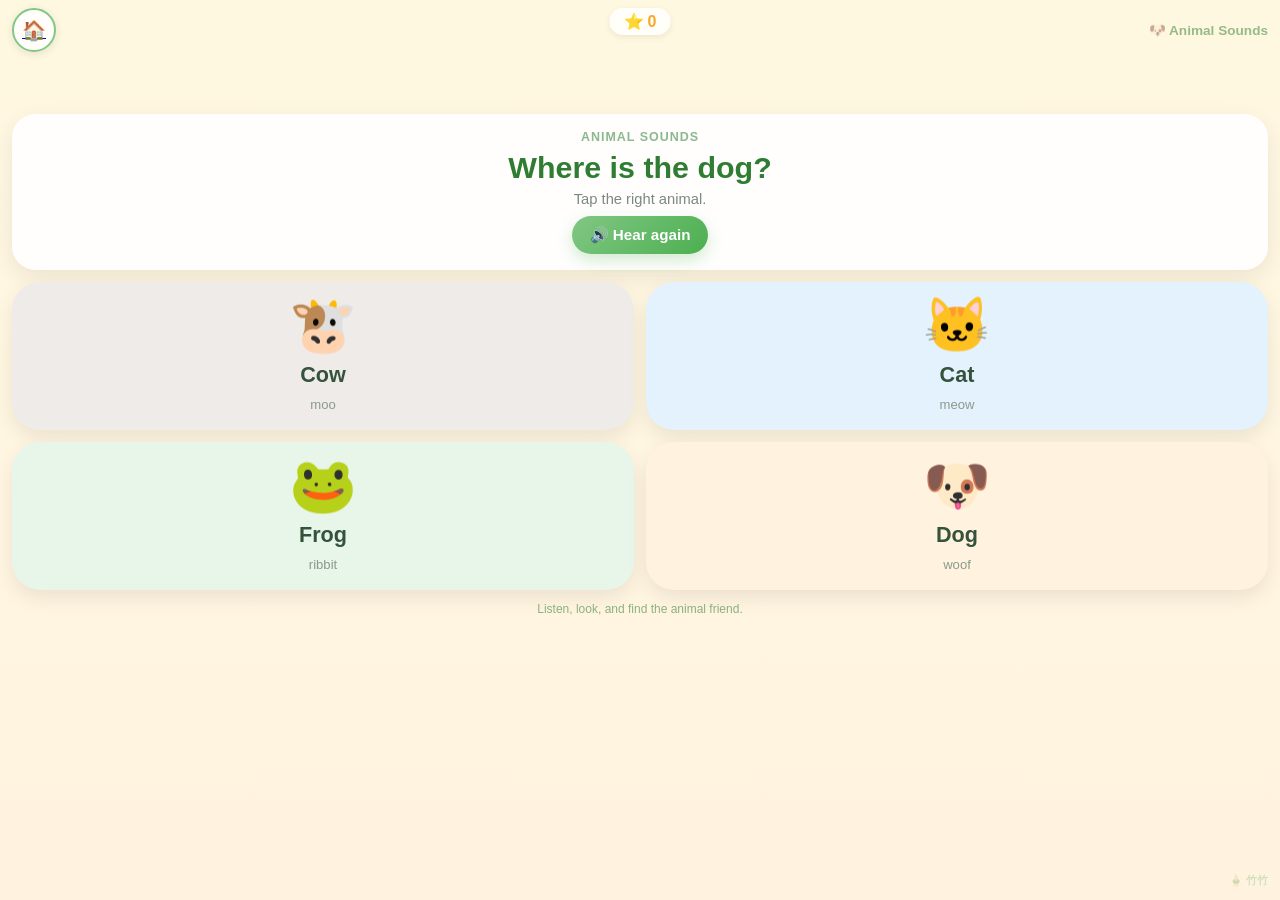
<file: english-animal-sounds.html>
<!DOCTYPE html>
<html lang="zh-CN">
<head>
  <meta charset="UTF-8">
  <meta name="viewport" content="width=device-width, initial-scale=1.0, maximum-scale=1.0, user-scalable=no">
  <title>动物英语 - 竹竹的游乐场</title>
  <link rel="stylesheet" href="style.css">
</head>
<body class="game-page" style="background: linear-gradient(180deg, #FFF8E1, #FFF3E0)">
  <div class="game-header">
    <a class="back-btn" href="index.html">🏠</a>
    <div class="game-star-bar"><span class="star-icon">⭐</span><span class="star-count">0</span></div>
    <span class="game-title-float">🐶 Animal Sounds</span>
  </div>

  <div class="game-dom-area">
    <div class="english-shell">
      <div class="english-prompt">
        <div class="english-prompt-kicker" id="kicker">Animal Sounds</div>
        <div class="english-prompt-text" id="promptText">Where is the dog?</div>
        <div class="english-prompt-hint" id="promptHint">Tap the right animal.</div>
        <button class="english-replay-btn" id="replayBtn" type="button">🔊 Hear again</button>
      </div>
      <div class="english-play-grid" id="playGrid"></div>
      <div class="english-footer-tip">Listen, look, and find the animal friend.</div>
    </div>
  </div>

  <div class="zhuzhu-stamp">🎍 竹竹</div>

  <script src="common.js"></script>
  <script src="english-common.js"></script>
  <script>
    ZZ.updateStarDisplay();

    const animals = EnglishGames.packs.animals;
    const kicker = document.getElementById('kicker');
    const promptText = document.getElementById('promptText');
    const promptHint = document.getElementById('promptHint');
    const replayBtn = document.getElementById('replayBtn');
    const playGrid = document.getElementById('playGrid');
    let roundIndex = 0;
    let currentTarget = animals[0];

    function nextRound() {
      currentTarget = animals[roundIndex % animals.length];
      roundIndex++;
      EnglishGames.setPrompt(kicker, promptText, promptHint, 'Animal Sounds', `Where is the ${currentTarget.word}?`, 'Tap the right animal.');
      playGrid.innerHTML = '';

      EnglishGames.shuffle(animals).forEach(animal => {
        const card = document.createElement('button');
        card.type = 'button';
        card.className = 'english-card';
        card.style.background = animal.color;
        card.innerHTML = `<div class="english-card-emoji">${animal.emoji}</div><div class="english-card-word">${animal.word}</div><div class="english-card-sub">${animal.hint}</div>`;
        card.addEventListener('pointerdown', () => {
          if (animal.word === currentTarget.word) {
            EnglishGames.pulse(card, 'correct');
            ZZ.playAnimalSound(animal.soundIndex);
            setTimeout(() => EnglishGames.speakEnglish(animal.word), 180);
            EnglishGames.rewardCard(card, 1);
            EnglishGames.setPrompt(kicker, promptText, promptHint, 'Animal Sounds', `${animal.word}!`, 'You found it!');
            setTimeout(nextRound, 700);
          } else {
            EnglishGames.pulse(card, 'miss', 260);
            ZZ.playBubble();
            EnglishGames.setPrompt(kicker, promptText, promptHint, 'Animal Sounds', `Where is the ${currentTarget.word}?`, 'Try again.');
            EnglishGames.speakEnglish(currentTarget.word);
          }
        });
        playGrid.appendChild(card);
      });
    }

    replayBtn.addEventListener('pointerdown', () => {
      ZZ.playAnimalSound(currentTarget.soundIndex);
      setTimeout(() => EnglishGames.speakEnglish(currentTarget.word), 160);
    });

    nextRound();
  </script>
</body>
</html>
</file>
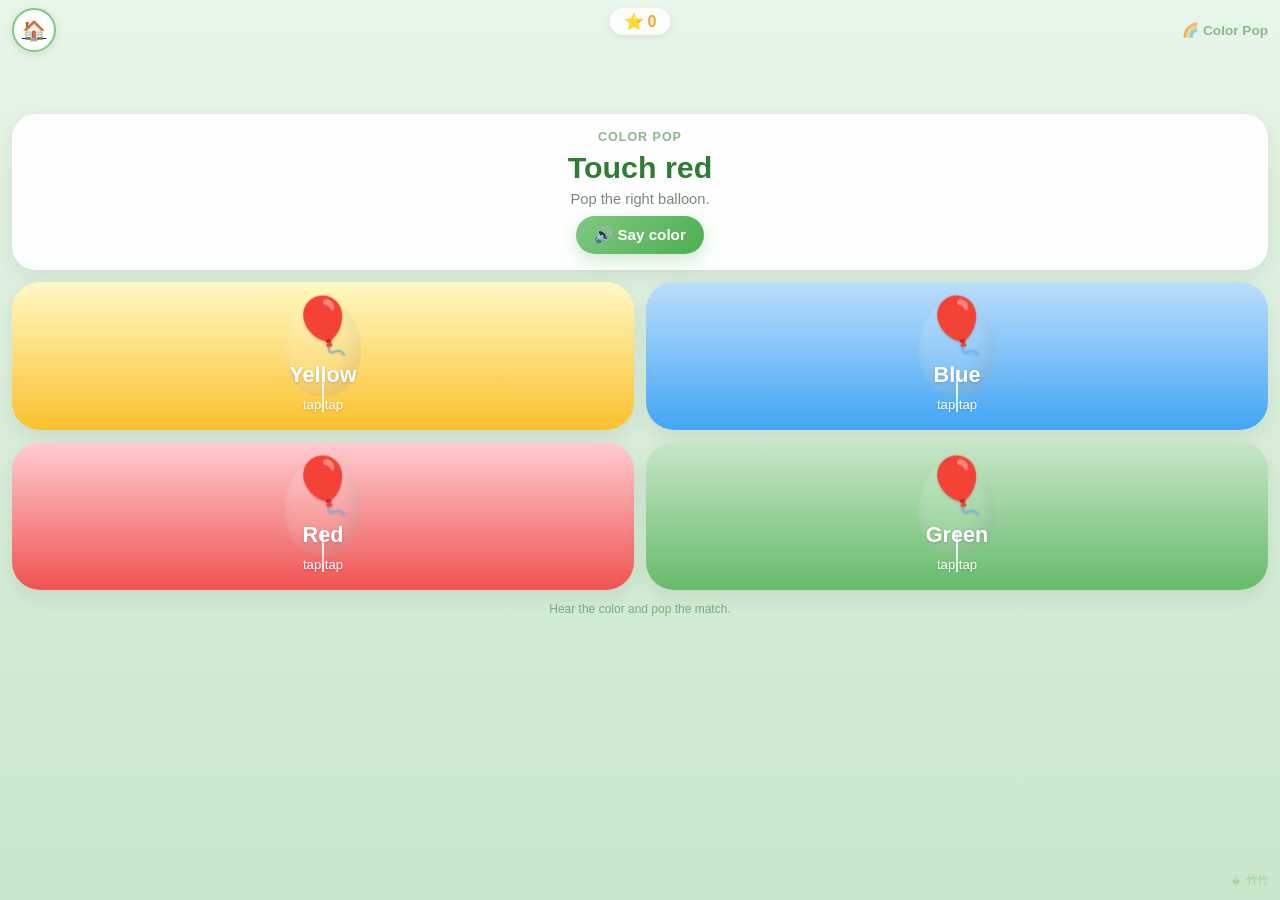
<file: english-color-balloons.html>
<!DOCTYPE html>
<html lang="zh-CN">
<head>
  <meta charset="UTF-8">
  <meta name="viewport" content="width=device-width, initial-scale=1.0, maximum-scale=1.0, user-scalable=no">
  <title>颜色气球 - 竹竹的游乐场</title>
  <link rel="stylesheet" href="style.css">
</head>
<body class="game-page" style="background: linear-gradient(180deg, #E8F5E9, #C8E6C9)">
  <div class="game-header">
    <a class="back-btn" href="index.html">🏠</a>
    <div class="game-star-bar"><span class="star-icon">⭐</span><span class="star-count">0</span></div>
    <span class="game-title-float">🌈 Color Pop</span>
  </div>

  <div class="game-dom-area">
    <div class="english-shell">
      <div class="english-prompt">
        <div class="english-prompt-kicker" id="kicker">Color Pop</div>
        <div class="english-prompt-text" id="promptText">Touch red</div>
        <div class="english-prompt-hint" id="promptHint">Pop the right balloon.</div>
        <button class="english-replay-btn" id="replayBtn" type="button">🔊 Say color</button>
      </div>
      <div class="english-play-grid" id="playGrid"></div>
      <div class="english-footer-tip">Hear the color and pop the match.</div>
    </div>
  </div>

  <div class="zhuzhu-stamp">🎍 竹竹</div>

  <script src="common.js"></script>
  <script src="english-common.js"></script>
  <script>
    ZZ.updateStarDisplay();

    const colors = EnglishGames.packs.colors;
    const kicker = document.getElementById('kicker');
    const promptText = document.getElementById('promptText');
    const promptHint = document.getElementById('promptHint');
    const replayBtn = document.getElementById('replayBtn');
    const playGrid = document.getElementById('playGrid');
    let index = 0;
    let target = colors[0];

    function nextRound() {
      target = colors[index % colors.length];
      index++;
      EnglishGames.setPrompt(kicker, promptText, promptHint, 'Color Pop', `Touch ${target.word}`, 'Pop the right balloon.');
      playGrid.innerHTML = '';
      EnglishGames.shuffle(colors).forEach(item => {
        const card = document.createElement('button');
        card.type = 'button';
        card.className = 'english-card english-balloon-card';
        card.style.background = `linear-gradient(180deg, ${item.soft}, ${item.color})`;
        card.innerHTML = `<div class="english-card-emoji">${item.emoji}</div><div class="english-card-word">${item.word}</div><div class="english-card-sub">tap tap</div>`;
        card.addEventListener('pointerdown', () => {
          if (item.word === target.word) {
            card.classList.add('popped');
            ZZ.playPop();
            EnglishGames.rewardCard(card, 1);
            EnglishGames.speakEnglish(item.word);
            EnglishGames.setPrompt(kicker, promptText, promptHint, 'Color Pop', `${item.word}!`, 'Nice pop!');
            setTimeout(nextRound, 420);
          } else {
            EnglishGames.pulse(card, 'miss', 260);
            ZZ.playBubble();
            EnglishGames.setPrompt(kicker, promptText, promptHint, 'Color Pop', `Touch ${target.word}`, 'Try again.');
            EnglishGames.speakEnglish(target.word);
          }
        });
        playGrid.appendChild(card);
      });
    }

    replayBtn.addEventListener('pointerdown', () => {
      ZZ.playBubble();
      EnglishGames.speakEnglish(target.word);
    });

    nextRound();
  </script>
</body>
</html>
</file>
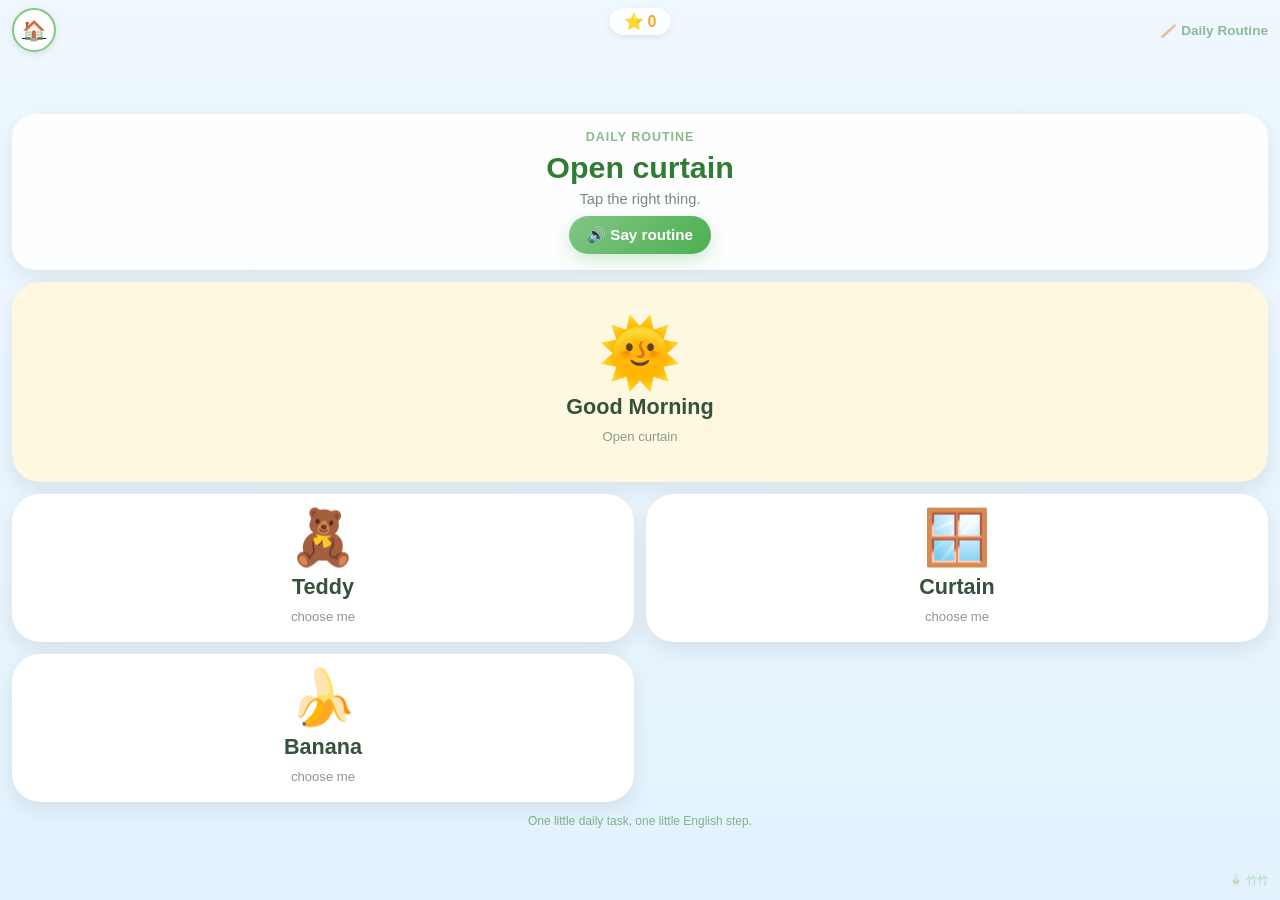
<file: english-daily-routine.html>
<!DOCTYPE html>
<html lang="zh-CN">
<head>
  <meta charset="UTF-8">
  <meta name="viewport" content="width=device-width, initial-scale=1.0, maximum-scale=1.0, user-scalable=no">
  <title>日常英语 - 竹竹的游乐场</title>
  <link rel="stylesheet" href="style.css">
  <style>
    .routine-scene { min-height: 200px; }
    .routine-scene .english-card-emoji { font-size: 4.2rem; }
  </style>
</head>
<body class="game-page" style="background: linear-gradient(180deg, #EFF8FF, #E3F2FD)">
  <div class="game-header">
    <a class="back-btn" href="index.html">🏠</a>
    <div class="game-star-bar"><span class="star-icon">⭐</span><span class="star-count">0</span></div>
    <span class="game-title-float">🪥 Daily Routine</span>
  </div>

  <div class="game-dom-area">
    <div class="english-shell">
      <div class="english-prompt">
        <div class="english-prompt-kicker" id="kicker">Daily Routine</div>
        <div class="english-prompt-text" id="promptText">Open curtain</div>
        <div class="english-prompt-hint" id="promptHint">Tap the right thing.</div>
        <button class="english-replay-btn" id="replayBtn" type="button">🔊 Say routine</button>
      </div>
      <div class="english-card english-scene-card routine-scene" id="sceneCard"></div>
      <div class="english-play-grid" id="choiceGrid"></div>
      <div class="english-footer-tip">One little daily task, one little English step.</div>
    </div>
  </div>

  <div class="zhuzhu-stamp">🎍 竹竹</div>

  <script src="common.js"></script>
  <script src="english-common.js"></script>
  <script>
    ZZ.updateStarDisplay();

    const rounds = EnglishGames.packs.routineRounds;
    const kicker = document.getElementById('kicker');
    const promptText = document.getElementById('promptText');
    const promptHint = document.getElementById('promptHint');
    const replayBtn = document.getElementById('replayBtn');
    const sceneCard = document.getElementById('sceneCard');
    const choiceGrid = document.getElementById('choiceGrid');
    let index = 0;
    let current = rounds[0];

    function renderScene() {
      sceneCard.style.background = current.color;
      sceneCard.innerHTML = `<div class="english-card-emoji">${current.scene}</div><div class="english-card-word">${current.title}</div><div class="english-card-sub">${current.prompt}</div>`;
    }

    function nextRound() {
      current = rounds[index % rounds.length];
      index++;
      EnglishGames.setPrompt(kicker, promptText, promptHint, 'Daily Routine', current.prompt, 'Tap the right thing.');
      renderScene();
      choiceGrid.innerHTML = '';
      EnglishGames.shuffle(current.choices).forEach(choice => {
        const card = document.createElement('button');
        card.type = 'button';
        card.className = 'english-card';
        card.style.background = '#FFFFFF';
        card.innerHTML = `<div class="english-card-emoji">${choice.emoji}</div><div class="english-card-word">${choice.word}</div><div class="english-card-sub">choose me</div>`;
        card.addEventListener('pointerdown', () => {
          if (choice.correct) {
            EnglishGames.pulse(card, 'correct');
            EnglishGames.pulse(sceneCard, 'correct');
            ZZ.playCheer();
            EnglishGames.rewardCard(card, 1);
            EnglishGames.speakEnglish(current.prompt);
            EnglishGames.setPrompt(kicker, promptText, promptHint, 'Daily Routine', current.prompt, 'Great! Next task...');
            setTimeout(nextRound, 700);
          } else {
            EnglishGames.pulse(card, 'miss', 260);
            ZZ.playBubble();
            EnglishGames.setPrompt(kicker, promptText, promptHint, 'Daily Routine', current.prompt, 'Try again.');
          }
        });
        choiceGrid.appendChild(card);
      });
    }

    replayBtn.addEventListener('pointerdown', () => EnglishGames.speakEnglish(current.prompt));
    nextRound();
  </script>
</body>
</html>
</file>
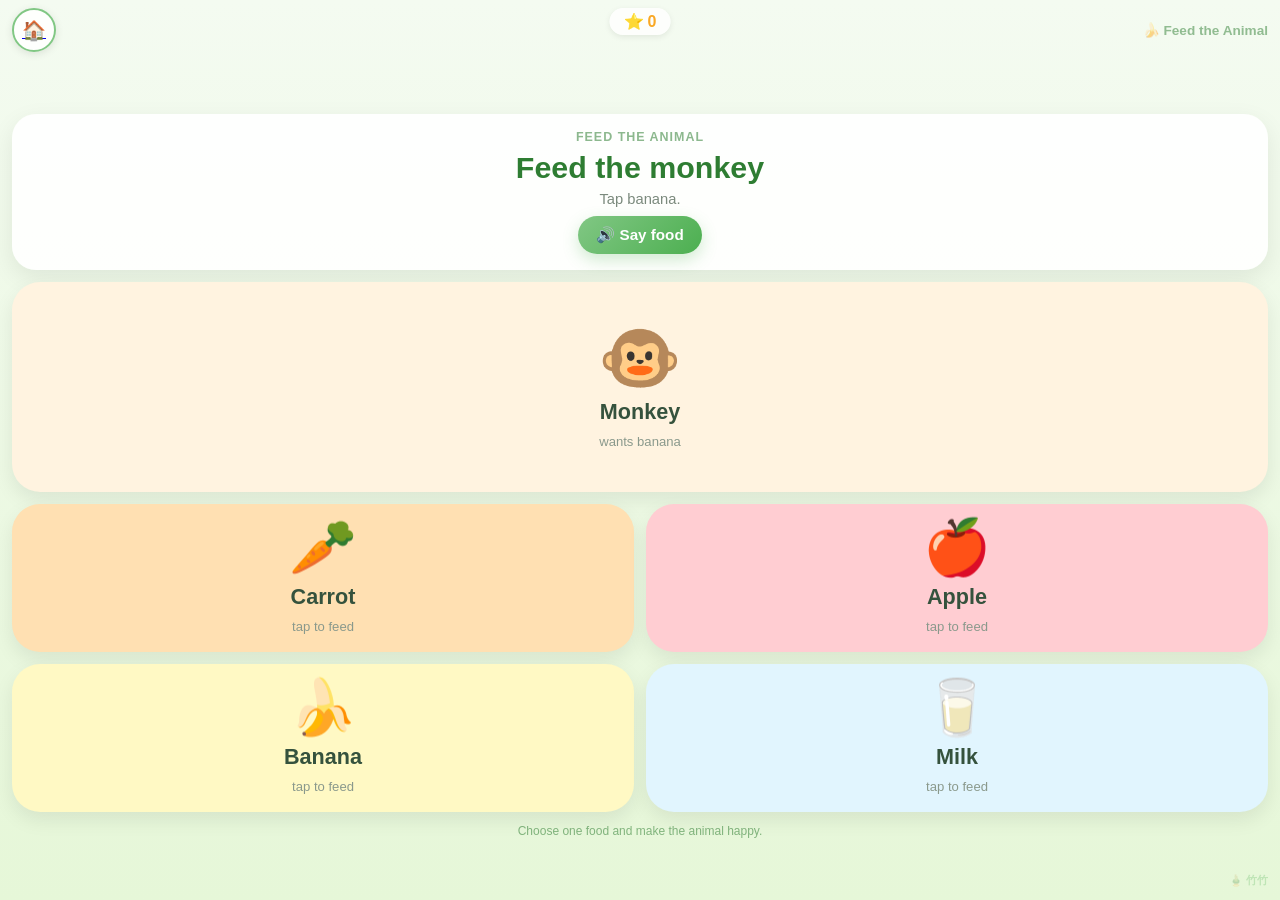
<file: english-feed-animal.html>
<!DOCTYPE html>
<html lang="zh-CN">
<head>
  <meta charset="UTF-8">
  <meta name="viewport" content="width=device-width, initial-scale=1.0, maximum-scale=1.0, user-scalable=no">
  <title>喂小动物 - 竹竹的游乐场</title>
  <link rel="stylesheet" href="style.css">
  <style>
    .feed-animal-card { min-height: 210px; }
    .feed-animal-card .english-card-emoji { font-size: 4.2rem; }
  </style>
</head>
<body class="game-page" style="background: linear-gradient(180deg, #F4FBF1, #E6F7D8)">
  <div class="game-header">
    <a class="back-btn" href="index.html">🏠</a>
    <div class="game-star-bar"><span class="star-icon">⭐</span><span class="star-count">0</span></div>
    <span class="game-title-float">🍌 Feed the Animal</span>
  </div>

  <div class="game-dom-area">
    <div class="english-shell">
      <div class="english-prompt">
        <div class="english-prompt-kicker" id="kicker">Feed the Animal</div>
        <div class="english-prompt-text" id="promptText">Feed the monkey</div>
        <div class="english-prompt-hint" id="promptHint">Tap the right food.</div>
        <button class="english-replay-btn" id="replayBtn" type="button">🔊 Say food</button>
      </div>
      <button class="english-card feed-animal-card" id="animalCard" type="button"></button>
      <div class="english-play-grid" id="foodGrid"></div>
      <div class="english-footer-tip">Choose one food and make the animal happy.</div>
    </div>
  </div>

  <div class="zhuzhu-stamp">🎍 竹竹</div>

  <script src="common.js"></script>
  <script src="english-common.js"></script>
  <script>
    ZZ.updateStarDisplay();

    const rounds = EnglishGames.packs.feedRounds;
    const foods = EnglishGames.packs.foods;
    const kicker = document.getElementById('kicker');
    const promptText = document.getElementById('promptText');
    const promptHint = document.getElementById('promptHint');
    const replayBtn = document.getElementById('replayBtn');
    const animalCard = document.getElementById('animalCard');
    const foodGrid = document.getElementById('foodGrid');
    let index = 0;
    let currentRound = rounds[0];

    function renderAnimal() {
      animalCard.style.background = currentRound.color;
      animalCard.innerHTML = `<div class="english-card-emoji">${currentRound.animalEmoji}</div><div class="english-card-word">${currentRound.animal}</div><div class="english-card-sub">wants ${currentRound.food}</div>`;
    }

    function nextRound() {
      currentRound = rounds[index % rounds.length];
      index++;
      EnglishGames.setPrompt(kicker, promptText, promptHint, 'Feed the Animal', `Feed the ${currentRound.animal}`, `Tap ${currentRound.food}.`);
      renderAnimal();
      foodGrid.innerHTML = '';
      EnglishGames.shuffle(foods).forEach(food => {
        const card = document.createElement('button');
        card.type = 'button';
        card.className = 'english-card';
        card.style.background = food.color;
        card.innerHTML = `<div class="english-card-emoji">${food.emoji}</div><div class="english-card-word">${food.word}</div><div class="english-card-sub">tap to feed</div>`;
        card.addEventListener('pointerdown', () => {
          if (food.word === currentRound.food) {
            EnglishGames.pulse(card, 'correct');
            EnglishGames.pulse(animalCard, 'correct');
            ZZ.playCheer();
            EnglishGames.rewardCard(card, 1);
            EnglishGames.speakEnglish(food.word);
            EnglishGames.setPrompt(kicker, promptText, promptHint, 'Feed the Animal', `${currentRound.animal} likes ${food.word}!`, 'Yummy!');
            setTimeout(nextRound, 650);
          } else {
            EnglishGames.pulse(card, 'miss', 260);
            ZZ.playBubble();
            EnglishGames.setPrompt(kicker, promptText, promptHint, 'Feed the Animal', `Feed the ${currentRound.animal}`, `Tap ${currentRound.food}.`);
            EnglishGames.speakEnglish(currentRound.food);
          }
        });
        foodGrid.appendChild(card);
      });
    }

    replayBtn.addEventListener('pointerdown', () => EnglishGames.speakEnglish(currentRound.food));
    animalCard.addEventListener('pointerdown', () => EnglishGames.speakEnglish(currentRound.animal));

    nextRound();
  </script>
</body>
</html>
</file>
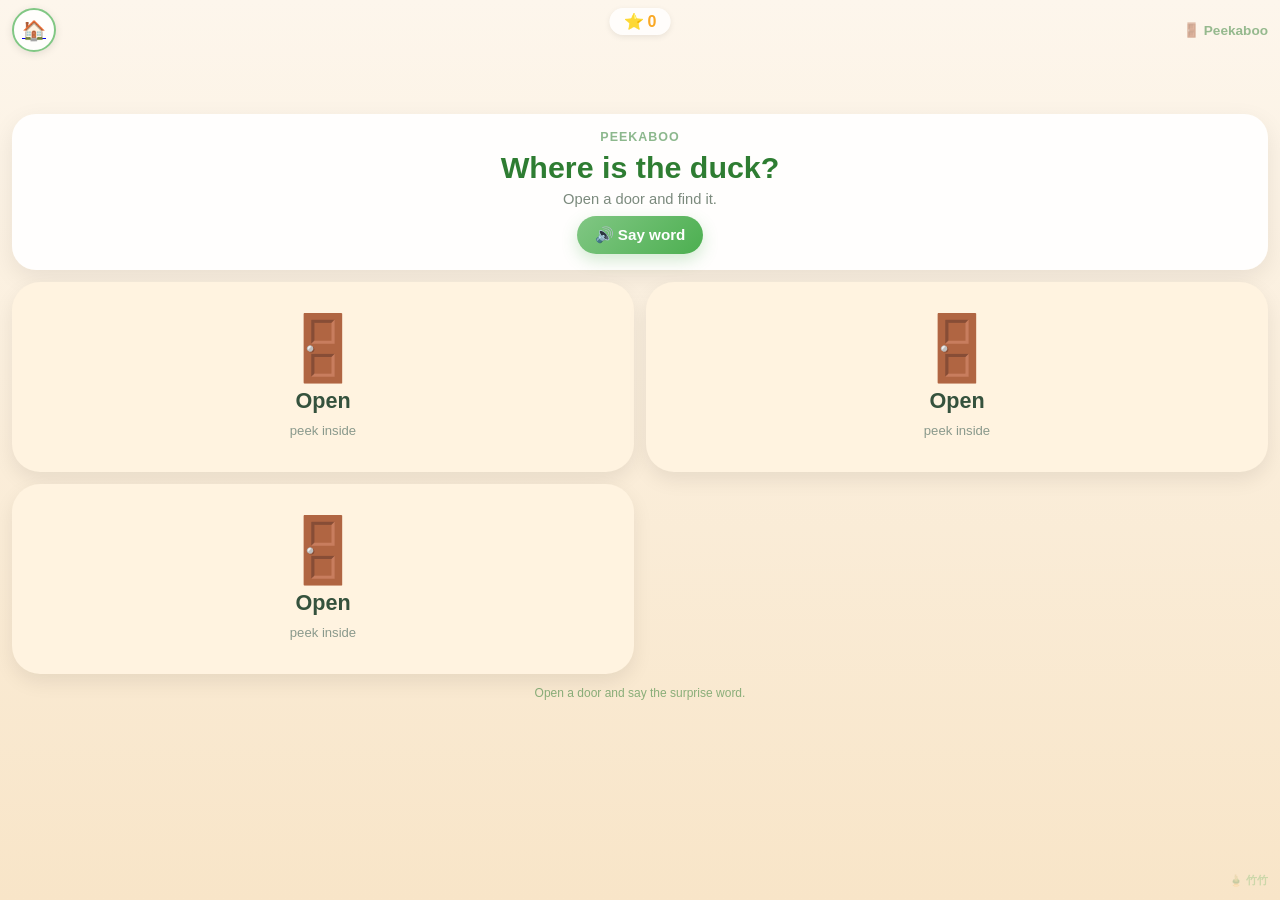
<file: english-peekaboo.html>
<!DOCTYPE html>
<html lang="zh-CN">
<head>
  <meta charset="UTF-8">
  <meta name="viewport" content="width=device-width, initial-scale=1.0, maximum-scale=1.0, user-scalable=no">
  <title>找惊喜 - 竹竹的游乐场</title>
  <link rel="stylesheet" href="style.css">
  <style>
    .peek-door { min-height: 190px; }
    .peek-door.opened { background: linear-gradient(180deg, #FFFDE7, #FFF8E1); }
    .peek-door .english-card-emoji { font-size: 4rem; }
  </style>
</head>
<body class="game-page" style="background: linear-gradient(180deg, #FDF6EC, #F8E5C8)">
  <div class="game-header">
    <a class="back-btn" href="index.html">🏠</a>
    <div class="game-star-bar"><span class="star-icon">⭐</span><span class="star-count">0</span></div>
    <span class="game-title-float">🚪 Peekaboo</span>
  </div>

  <div class="game-dom-area">
    <div class="english-shell">
      <div class="english-prompt">
        <div class="english-prompt-kicker" id="kicker">Peekaboo</div>
        <div class="english-prompt-text" id="promptText">Where is the apple?</div>
        <div class="english-prompt-hint" id="promptHint">Open a door and find it.</div>
        <button class="english-replay-btn" id="replayBtn" type="button">🔊 Say word</button>
      </div>
      <div class="english-play-grid" id="playGrid"></div>
      <div class="english-footer-tip">Open a door and say the surprise word.</div>
    </div>
  </div>

  <div class="zhuzhu-stamp">🎍 竹竹</div>

  <script src="common.js"></script>
  <script src="english-common.js"></script>
  <script>
    ZZ.updateStarDisplay();

    const source = EnglishGames.packs.peekaboo;
    const kicker = document.getElementById('kicker');
    const promptText = document.getElementById('promptText');
    const promptHint = document.getElementById('promptHint');
    const replayBtn = document.getElementById('replayBtn');
    const playGrid = document.getElementById('playGrid');
    let target = source[0];
    let roundSet = [];

    function nextRound() {
      roundSet = EnglishGames.shuffle(source).slice(0, 3);
      target = roundSet[Math.floor(Math.random() * roundSet.length)];
      EnglishGames.setPrompt(kicker, promptText, promptHint, 'Peekaboo', `Where is the ${target.word}?`, 'Open a door and find it.');
      playGrid.innerHTML = '';

      roundSet.forEach(item => {
        const door = document.createElement('button');
        door.type = 'button';
        door.className = 'english-card peek-door';
        door.style.background = '#FFF3E0';
        door.innerHTML = `<div class="english-card-emoji">🚪</div><div class="english-card-word">open</div><div class="english-card-sub">peek inside</div>`;
        door.addEventListener('pointerdown', () => {
          door.classList.add('opened');
          door.innerHTML = `<div class="english-card-emoji">${item.emoji}</div><div class="english-card-word">${item.word}</div><div class="english-card-sub">peekaboo!</div>`;
          if (item.word === target.word) {
            ZZ.playCheer();
            EnglishGames.rewardCard(door, 1);
            EnglishGames.speakEnglish(item.word);
            EnglishGames.setPrompt(kicker, promptText, promptHint, 'Peekaboo', `${item.word}!`, 'You found it!');
            setTimeout(nextRound, 800);
          } else {
            ZZ.playBubble();
            EnglishGames.setPrompt(kicker, promptText, promptHint, 'Peekaboo', `Where is the ${target.word}?`, 'Keep looking.');
          }
        }, { once: true });
        playGrid.appendChild(door);
      });
    }

    replayBtn.addEventListener('pointerdown', () => EnglishGames.speakEnglish(target.word));

    nextRound();
  </script>
</body>
</html>
</file>
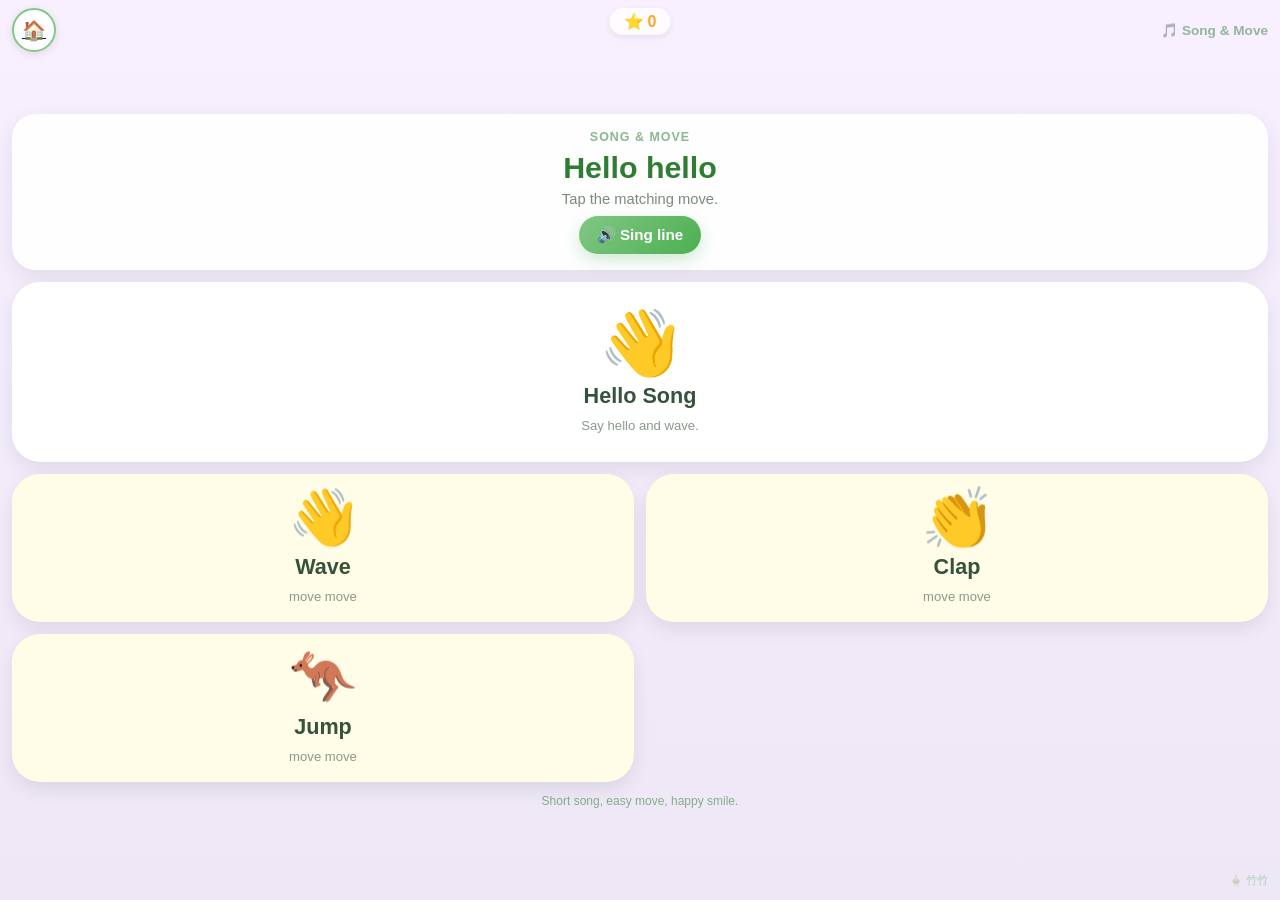
<file: english-song-move.html>
<!DOCTYPE html>
<html lang="zh-CN">
<head>
  <meta charset="UTF-8">
  <meta name="viewport" content="width=device-width, initial-scale=1.0, maximum-scale=1.0, user-scalable=no">
  <title>儿歌动作 - 竹竹的游乐场</title>
  <link rel="stylesheet" href="style.css">
  <style>
    .song-scene { min-height: 180px; }
    .song-scene .english-card-emoji { font-size: 4rem; }
  </style>
</head>
<body class="game-page" style="background: linear-gradient(180deg, #F8F0FF, #EDE7F6)">
  <div class="game-header">
    <a class="back-btn" href="index.html">🏠</a>
    <div class="game-star-bar"><span class="star-icon">⭐</span><span class="star-count">0</span></div>
    <span class="game-title-float">🎵 Song & Move</span>
  </div>

  <div class="game-dom-area">
    <div class="english-shell">
      <div class="english-prompt">
        <div class="english-prompt-kicker" id="kicker">Song & Move</div>
        <div class="english-prompt-text" id="promptText">Hello hello</div>
        <div class="english-prompt-hint" id="promptHint">Tap the matching move.</div>
        <button class="english-replay-btn" id="replayBtn" type="button">🔊 Sing line</button>
      </div>
      <div class="english-card english-scene-card song-scene" id="songCard"></div>
      <div class="english-play-grid" id="choiceGrid"></div>
      <div class="english-footer-tip">Short song, easy move, happy smile.</div>
    </div>
  </div>

  <div class="zhuzhu-stamp">🎍 竹竹</div>

  <script src="common.js"></script>
  <script src="english-common.js"></script>
  <script>
    ZZ.updateStarDisplay();

    const songs = EnglishGames.packs.songs;
    const moveIcons = { wave: '👋', clap: '👏', stamp: '🦶', jump: '🦘', 'touch nose': '👃', sleep: '😴', sit: '🪑' };
    const kicker = document.getElementById('kicker');
    const promptText = document.getElementById('promptText');
    const promptHint = document.getElementById('promptHint');
    const replayBtn = document.getElementById('replayBtn');
    const songCard = document.getElementById('songCard');
    const choiceGrid = document.getElementById('choiceGrid');
    let songIndex = 0;
    let lineIndex = 0;
    let currentSong = songs[0];
    let currentLine = currentSong.lines[0];

    function renderSongCard() {
      songCard.style.background = '#FFFFFF';
      songCard.innerHTML = `<div class="english-card-emoji">${currentSong.emoji}</div><div class="english-card-word">${currentSong.name}</div><div class="english-card-sub">${currentSong.intro}</div>`;
    }

    function nextLine() {
      currentSong = songs[songIndex % songs.length];
      if (lineIndex >= currentSong.lines.length) {
        songIndex++;
        lineIndex = 0;
        currentSong = songs[songIndex % songs.length];
      }
      currentLine = currentSong.lines[lineIndex];
      lineIndex++;
      renderSongCard();
      EnglishGames.setPrompt(kicker, promptText, promptHint, 'Song & Move', currentLine.lyric, 'Tap the matching move.');
      choiceGrid.innerHTML = '';
      EnglishGames.shuffle(currentLine.choices).forEach(choice => {
        const card = document.createElement('button');
        card.type = 'button';
        card.className = 'english-card';
        card.style.background = '#FFFDE7';
        card.innerHTML = `<div class="english-card-emoji">${moveIcons[choice] || '✨'}</div><div class="english-card-word">${choice}</div><div class="english-card-sub">move move</div>`;
        card.addEventListener('pointerdown', () => {
          if (choice === currentLine.action) {
            EnglishGames.pulse(card, 'correct');
            ZZ.playCheer();
            EnglishGames.rewardCard(card, 1);
            EnglishGames.speakEnglish(currentLine.lyric);
            EnglishGames.setPrompt(kicker, promptText, promptHint, 'Song & Move', currentLine.lyric, 'Sing and move!');
            setTimeout(nextLine, 760);
          } else {
            EnglishGames.pulse(card, 'miss', 260);
            ZZ.playBubble();
            EnglishGames.setPrompt(kicker, promptText, promptHint, 'Song & Move', currentLine.lyric, 'Try the same move.');
          }
        });
        choiceGrid.appendChild(card);
      });
    }

    replayBtn.addEventListener('pointerdown', () => EnglishGames.speakEnglish(currentLine.lyric));
    nextLine();
  </script>
</body>
</html>
</file>
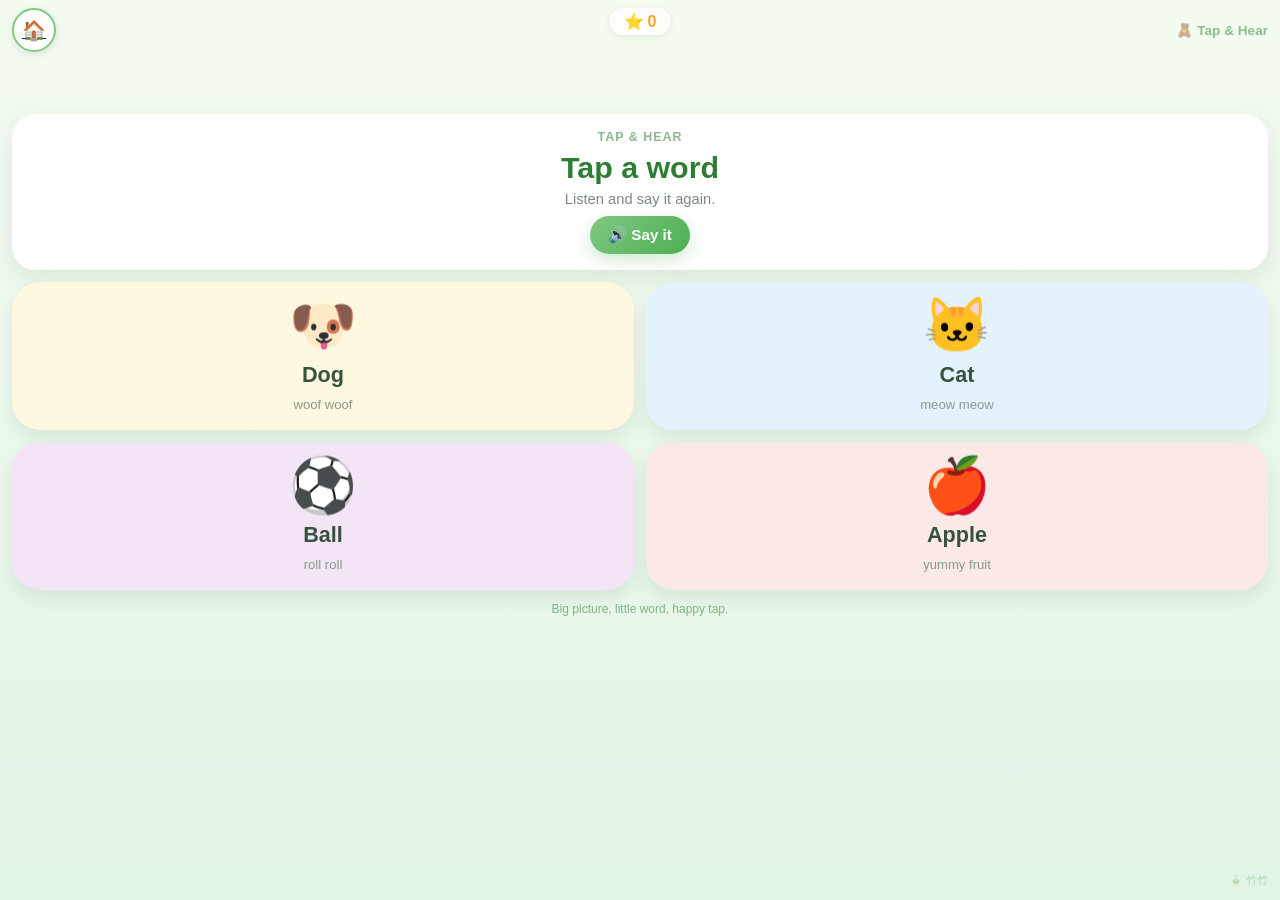
<file: english-tap-hear.html>
<!DOCTYPE html>
<html lang="zh-CN">
<head>
  <meta charset="UTF-8">
  <meta name="viewport" content="width=device-width, initial-scale=1.0, maximum-scale=1.0, user-scalable=no">
  <title>点词卡 - 竹竹的游乐场</title>
  <link rel="stylesheet" href="style.css">
</head>
<body class="game-page" style="background: linear-gradient(180deg, #F4FBF1, #E1F5E7)">
  <div class="game-header">
    <a class="back-btn" href="index.html">🏠</a>
    <div class="game-star-bar"><span class="star-icon">⭐</span><span class="star-count">0</span></div>
    <span class="game-title-float">🧸 Tap & Hear</span>
  </div>

  <div class="game-dom-area">
    <div class="english-shell">
      <div class="english-prompt">
        <div class="english-prompt-kicker" id="kicker">Tap & Hear</div>
        <div class="english-prompt-text" id="promptText">Tap a word</div>
        <div class="english-prompt-hint" id="promptHint">Listen and say it again.</div>
        <button class="english-replay-btn" id="replayBtn" type="button">🔊 Say it</button>
      </div>
      <div class="english-play-grid" id="playGrid"></div>
      <div class="english-footer-tip">Big picture, little word, happy tap.</div>
    </div>
  </div>

  <div class="zhuzhu-stamp">🎍 竹竹</div>

  <script src="common.js"></script>
  <script src="english-common.js"></script>
  <script>
    ZZ.updateStarDisplay();

    const kicker = document.getElementById('kicker');
    const promptText = document.getElementById('promptText');
    const promptHint = document.getElementById('promptHint');
    const replayBtn = document.getElementById('replayBtn');
    const playGrid = document.getElementById('playGrid');
    const items = EnglishGames.packs.words.slice(0, 4);
    let lastWord = 'tap a word';

    function render() {
      playGrid.innerHTML = '';
      EnglishGames.setPrompt(kicker, promptText, promptHint, 'Tap & Hear', 'Tap a word', 'Listen and say it again.');
      items.forEach(item => {
        const card = document.createElement('button');
        card.type = 'button';
        card.className = 'english-card';
        card.style.background = item.color;
        card.innerHTML = `<div class="english-card-emoji">${item.emoji}</div><div class="english-card-word">${item.word}</div><div class="english-card-sub">${item.hint}</div>`;
        card.addEventListener('pointerdown', () => {
          lastWord = item.word;
          EnglishGames.pulse(card, 'correct');
          ZZ.playBubble();
          EnglishGames.rewardCard(card, 1);
          EnglishGames.speakEnglish(item.word);
          EnglishGames.setPrompt(kicker, promptText, promptHint, 'Tap & Hear', item.word, 'Good job!');
        });
        playGrid.appendChild(card);
      });
    }

    replayBtn.addEventListener('pointerdown', () => {
      ZZ.playBubble();
      EnglishGames.speakEnglish(lastWord);
    });

    render();
  </script>
</body>
</html>
</file>
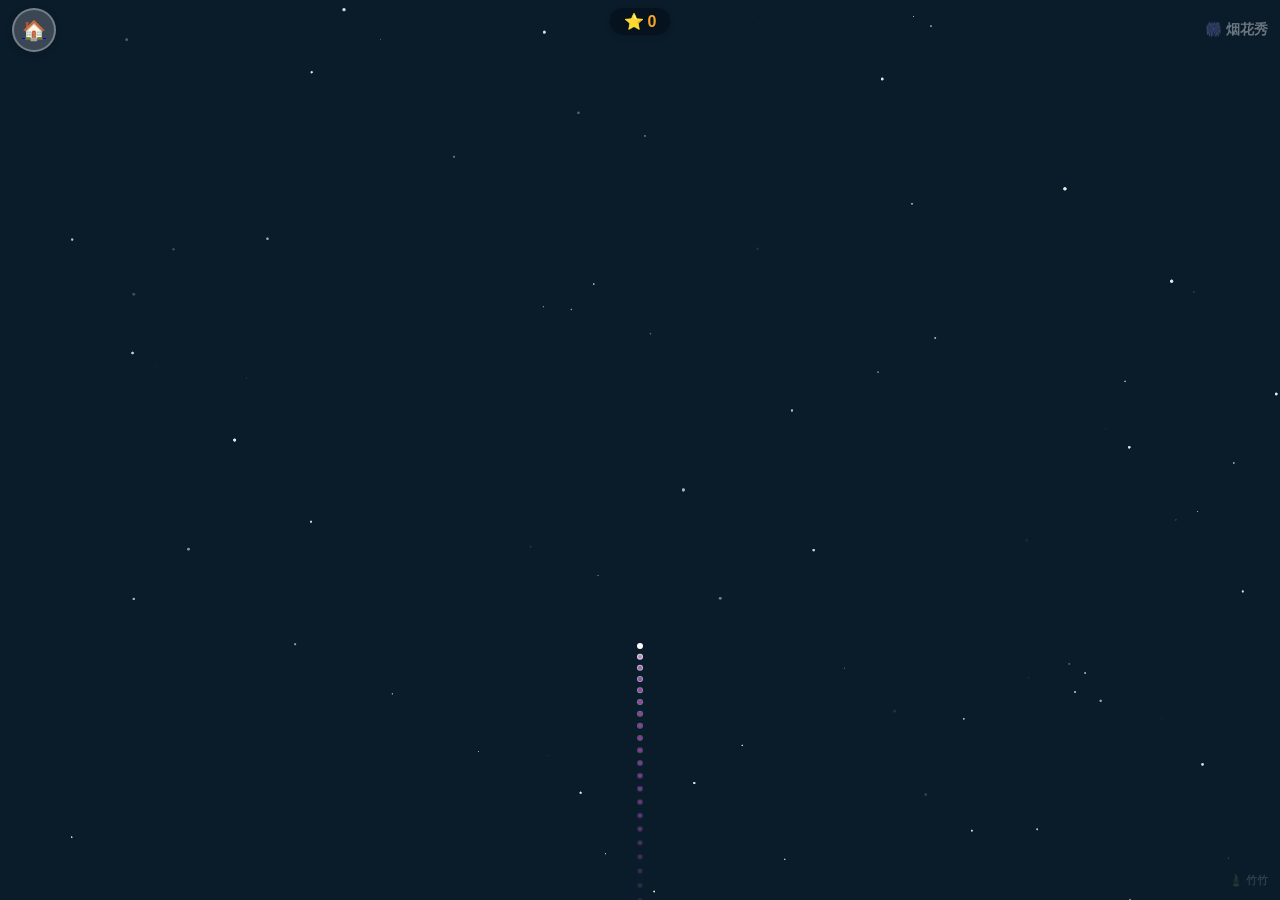
<file: fireworks.html>
<!DOCTYPE html>
<html lang="zh-CN">
<head>
  <meta charset="UTF-8">
  <meta name="viewport" content="width=device-width, initial-scale=1.0, maximum-scale=1.0, user-scalable=no">
  <title>烟花秀 - 竹竹的游乐场</title>
  <link rel="stylesheet" href="style.css">
</head>
<body class="game-page" style="background:#0D1B2A">

  <div class="game-header">
    <a class="back-btn" href="index.html" style="background:rgba(255,255,255,0.2);border-color:rgba(255,255,255,0.3)">🏠</a>
    <div class="game-star-bar" style="background:rgba(0,0,0,0.3)">
      <span class="star-icon">⭐</span>
      <span class="star-count">0</span>
    </div>
    <span class="game-title-float" style="color:rgba(255,255,255,0.4)">🎆 烟花秀</span>
  </div>

  <canvas class="game-canvas" id="canvas"></canvas>
  <div class="zhuzhu-stamp" style="color:rgba(255,255,255,0.15)">🎍 竹竹</div>

  <script src="common.js"></script>
  <script>
    const canvas = document.getElementById('canvas');
    const ctx = canvas.getContext('2d');
    let W, H;
    const rockets = [];
    const particles = [];

    ZZ.updateStarDisplay();

    function resize() {
      const s = ZZ.resizeCanvas(canvas);
      W = s.w; H = s.h;
    }
    resize();
    window.addEventListener('resize', resize);

    // 烟花类型
    const fireworkTypes = ['sphere', 'ring', 'heart', 'chrysanthemum', 'willow', 'star', 'zhuzhu'];

    class Rocket {
      constructor(x, targetY) {
        this.x = x;
        this.y = H;
        this.targetY = targetY;
        this.vy = -ZZ.rand(10, 16);
        this.color = ZZ.randColor();
        this.alive = true;
        this.trail = [];
        this.type = Math.random() < 0.12 ? 'zhuzhu' : fireworkTypes[Math.floor(Math.random() * 6)];
      }
      update() {
        this.trail.push({ x: this.x, y: this.y, life: 1 });
        if (this.trail.length > 16) this.trail.shift();
        this.trail.forEach(t => t.life -= 0.06);
        this.y += this.vy;
        this.vy += 0.2;
        if (this.vy >= 0 || this.y <= this.targetY) {
          this.explode();
          this.alive = false;
        }
      }
      explode() {
        const cx = this.x;
        const cy = this.y;
        const color = this.color;
        const type = this.type;

        if (type === 'zhuzhu') {
          // 竹竹烟花 - 心形 + 文字
          this.emitHeart(cx, cy, '#FF6B9D', 50);
          showZhuzhuFirework(cx, cy);
          ZZ.flyStar(cx, cy - 30, 5);
        } else if (type === 'sphere') {
          this.emitSphere(cx, cy, color, 80);
          ZZ.flyStar(cx, cy - 20, 1);
        } else if (type === 'ring') {
          this.emitRing(cx, cy, color, 50);
          ZZ.flyStar(cx, cy - 20, 1);
        } else if (type === 'heart') {
          this.emitHeart(cx, cy, color, 40);
          ZZ.flyStar(cx, cy - 20, 2);
        } else if (type === 'chrysanthemum') {
          this.emitChrysanthemum(cx, cy, color, 60);
          ZZ.flyStar(cx, cy - 20, 2);
        } else if (type === 'willow') {
          this.emitWillow(cx, cy, color, 40);
          ZZ.flyStar(cx, cy - 20, 1);
        } else if (type === 'star') {
          this.emitStar(cx, cy, color, 40);
          ZZ.flyStar(cx, cy - 20, 2);
        }

        ZZ.playFirework();
        ZZ.vibrate(40);
      }

      emitSphere(cx, cy, color, count) {
        for (let i = 0; i < count; i++) {
          const angle = (Math.PI * 2 / count) * i;
          const speed = ZZ.rand(2, 5);
          particles.push(new Particle(cx, cy, Math.cos(angle) * speed, Math.sin(angle) * speed, color, ZZ.rand(2, 4), 0.015, 0.03));
        }
      }

      emitRing(cx, cy, color, count) {
        for (let i = 0; i < count; i++) {
          const angle = (Math.PI * 2 / count) * i;
          const speed = 4;
          particles.push(new Particle(cx, cy, Math.cos(angle) * speed, Math.sin(angle) * speed, color, 3, 0.012, 0.04));
        }
        // 内圈
        for (let i = 0; i < count / 2; i++) {
          const angle = (Math.PI * 2 / (count / 2)) * i;
          const speed = 2;
          particles.push(new Particle(cx, cy, Math.cos(angle) * speed, Math.sin(angle) * speed, '#fff', 2, 0.02, 0.03));
        }
      }

      emitHeart(cx, cy, color, count) {
        for (let i = 0; i < count; i++) {
          const t = (Math.PI * 2 / count) * i;
          // 心形参数方程
          const hx = 16 * Math.pow(Math.sin(t), 3);
          const hy = -(13 * Math.cos(t) - 5 * Math.cos(2 * t) - 2 * Math.cos(3 * t) - Math.cos(4 * t));
          const scale = 0.25;
          particles.push(new Particle(cx, cy, hx * scale, hy * scale, color, ZZ.rand(2, 4), 0.01, 0.02));
        }
      }

      emitChrysanthemum(cx, cy, color, count) {
        for (let i = 0; i < count; i++) {
          const angle = (Math.PI * 2 / count) * i;
          const speed = ZZ.rand(1, 6);
          particles.push(new Particle(cx, cy, Math.cos(angle) * speed, Math.sin(angle) * speed, color, ZZ.rand(1.5, 3), 0.008, 0.05));
        }
      }

      emitWillow(cx, cy, color, count) {
        for (let i = 0; i < count; i++) {
          const angle = (Math.PI * 2 / count) * i;
          const speed = ZZ.rand(1, 3);
          const p = new Particle(cx, cy, Math.cos(angle) * speed, Math.sin(angle) * speed, color, ZZ.rand(1, 2.5), 0.006, 0.08);
          p.gravity = 0.06;
          particles.push(p);
        }
      }

      emitStar(cx, cy, color, count) {
        for (let i = 0; i < count; i++) {
          const angle = (Math.PI * 2 / count) * i;
          // 五角星效果 - 交替长短
          const isLong = i % 2 === 0;
          const speed = isLong ? ZZ.rand(4, 6) : ZZ.rand(1.5, 2.5);
          particles.push(new Particle(cx, cy, Math.cos(angle) * speed, Math.sin(angle) * speed, isLong ? color : '#FFF9C4', isLong ? 3 : 2, 0.012, 0.03));
        }
      }

      draw(ctx) {
        this.trail.forEach(t => {
          ctx.save();
          ctx.globalAlpha = t.life * 0.6;
          ctx.beginPath();
          ctx.arc(t.x, t.y, 2, 0, Math.PI * 2);
          ctx.fillStyle = this.color;
          ctx.fill();
          ctx.restore();
        });
        ctx.beginPath();
        ctx.arc(this.x, this.y, 3, 0, Math.PI * 2);
        ctx.fillStyle = '#fff';
        ctx.fill();
      }
    }

    class Particle {
      constructor(x, y, vx, vy, color, size, decay, gravity) {
        this.x = x;
        this.y = y;
        this.vx = vx;
        this.vy = vy;
        this.color = color;
        this.size = size || 2;
        this.life = 1;
        this.decay = decay || 0.015;
        this.gravity = gravity || 0.04;
        this.trail = [];
      }
      update() {
        this.trail.push({ x: this.x, y: this.y, life: 0.4 });
        if (this.trail.length > 4) this.trail.shift();
        this.vx *= 0.98;
        this.vy *= 0.98;
        this.vy += this.gravity;
        this.x += this.vx;
        this.y += this.vy;
        this.life -= this.decay;
      }
      draw(ctx) {
        // 拖尾
        this.trail.forEach((t, i) => {
          ctx.save();
          ctx.globalAlpha = t.life * this.life * 0.3;
          ctx.beginPath();
          ctx.arc(t.x, t.y, this.size * 0.5, 0, Math.PI * 2);
          ctx.fillStyle = this.color;
          ctx.fill();
          ctx.restore();
        });
        // 粒子
        ctx.save();
        ctx.globalAlpha = this.life;
        ctx.beginPath();
        ctx.arc(this.x, this.y, this.size * this.life, 0, Math.PI * 2);
        ctx.fillStyle = this.color;
        ctx.shadowColor = this.color;
        ctx.shadowBlur = 8;
        ctx.fill();
        ctx.restore();
      }
    }

    function showZhuzhuFirework(x, y) {
      const el = document.createElement('div');
      el.className = 'encouragement';
      el.style.left = x + 'px';
      el.style.top = y + 'px';
      el.textContent = '竹竹✨';
      el.style.fontSize = '2.5rem';
      el.style.color = '#FF6B9D';
      document.body.appendChild(el);
      setTimeout(() => el.remove(), 1500);
      ZZ.playCheer();
      ZZ.speak('竹竹的烟花！');
    }

    canvas.addEventListener('pointerdown', (e) => {
      const rect = canvas.getBoundingClientRect();
      const x = e.clientX - rect.left;
      const y = e.clientY - rect.top;
      rockets.push(new Rocket(x + ZZ.rand(-20, 20), y));
      ZZ.maybeCheer(5);
    });

    // 首次引导烟花
    setTimeout(() => {
      rockets.push(new Rocket(W / 2, H * 0.3));
      setTimeout(() => rockets.push(new Rocket(W * 0.3, H * 0.25)), 400);
      setTimeout(() => rockets.push(new Rocket(W * 0.7, H * 0.28)), 800);
    }, 800);

    // 星星背景
    const stars = [];
    function initStars() {
      for (let i = 0; i < 80; i++) {
        stars.push({ x: ZZ.rand(0, W), y: ZZ.rand(0, H), r: ZZ.rand(0.3, 1.5), twinkle: ZZ.rand(0, Math.PI * 2), speed: ZZ.rand(0.02, 0.06) });
      }
    }
    initStars();

    function animate() {
      // 暗色拖尾
      ctx.fillStyle = 'rgba(13, 27, 42, 0.15)';
      ctx.fillRect(0, 0, W, H);

      // 星星
      stars.forEach(s => {
        s.twinkle += s.speed;
        const alpha = 0.3 + Math.sin(s.twinkle) * 0.3;
        ctx.save();
        ctx.globalAlpha = alpha;
        ctx.beginPath();
        ctx.arc(s.x, s.y, s.r, 0, Math.PI * 2);
        ctx.fillStyle = '#fff';
        ctx.fill();
        ctx.restore();
      });

      // 火箭
      for (let i = rockets.length - 1; i >= 0; i--) {
        rockets[i].update();
        if (!rockets[i].alive) rockets.splice(i, 1);
        else rockets[i].draw(ctx);
      }

      // 粒子
      for (let i = particles.length - 1; i >= 0; i--) {
        particles[i].update();
        if (particles[i].life <= 0) particles.splice(i, 1);
        else particles[i].draw(ctx);
      }

      requestAnimationFrame(animate);
    }

    // 初始绘制
    ctx.fillStyle = '#0D1B2A';
    ctx.fillRect(0, 0, W, H);
    animate();
  </script>
</body>
</html>
</file>
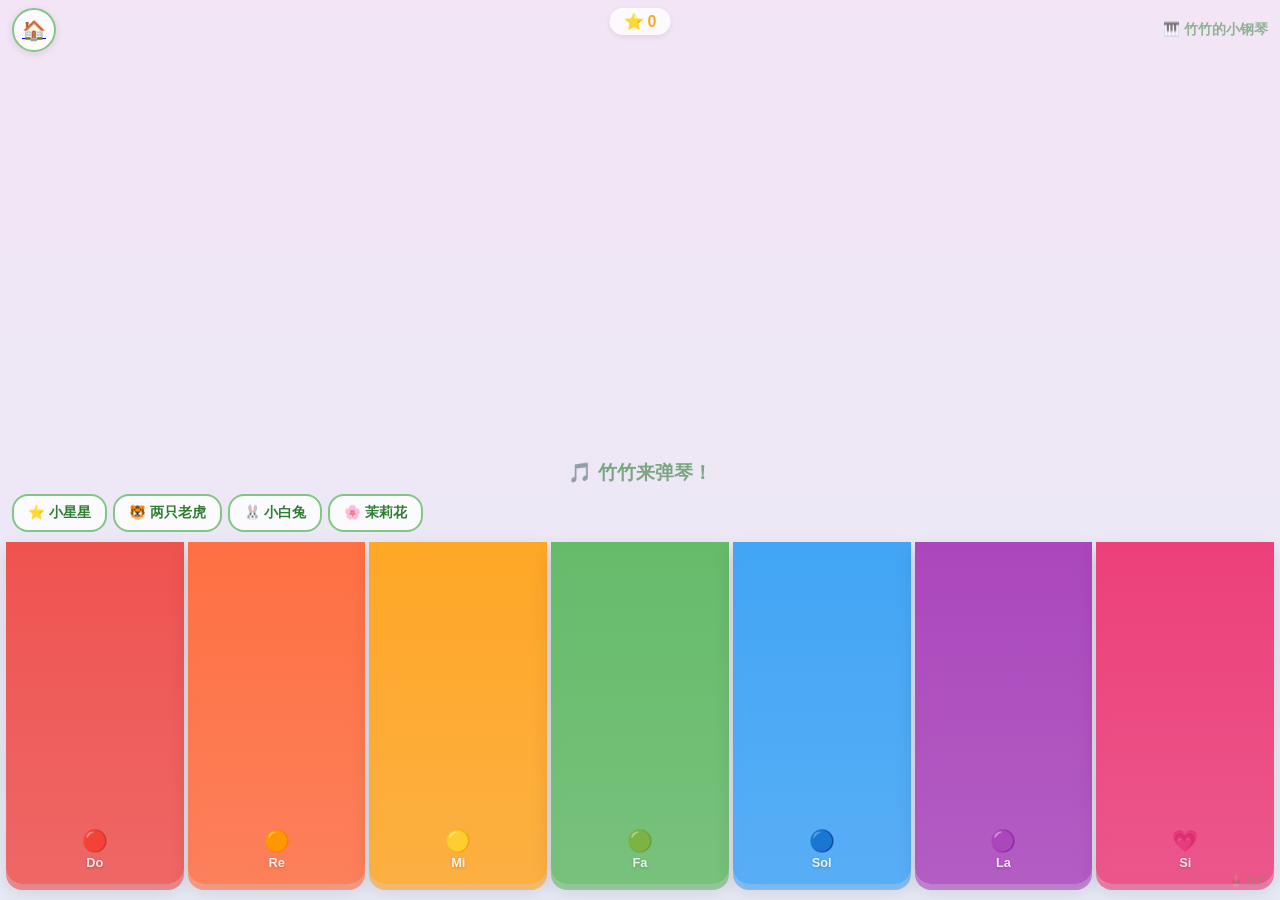
<file: piano.html>
<!DOCTYPE html>
<html lang="zh-CN">
<head>
  <meta charset="UTF-8">
  <meta name="viewport" content="width=device-width, initial-scale=1.0, maximum-scale=1.0, user-scalable=no">
  <title>钢琴键 - 竹竹的游乐场</title>
  <link rel="stylesheet" href="style.css">
  <style>
    .piano-wrap {
      flex: 1;
      display: flex;
      flex-direction: column;
      justify-content: flex-end;
      padding: 10px 6px 16px;
      overflow: hidden;
    }
    .piano-greeting {
      text-align: center;
      font-size: 1.2rem;
      font-weight: 700;
      color: var(--bamboo-dark);
      margin-bottom: 8px;
      opacity: 0.6;
    }
    .song-bar {
      display: flex;
      gap: 6px;
      padding: 0 6px;
      margin-bottom: 10px;
      overflow-x: auto;
      -webkit-overflow-scrolling: touch;
      scrollbar-width: none;
    }
    .song-bar::-webkit-scrollbar { display: none; }
    .song-btn {
      flex-shrink: 0;
      padding: 8px 14px;
      border-radius: 16px;
      background: rgba(255,255,255,0.8);
      border: 2px solid var(--bamboo-light);
      font-size: 0.85rem;
      font-weight: 600;
      color: var(--bamboo-dark);
      cursor: pointer;
      transition: transform 0.1s, background 0.1s;
      white-space: nowrap;
    }
    .song-btn:active {
      transform: scale(0.92);
      background: var(--bamboo-light);
      color: white;
    }
    .song-btn.playing {
      background: var(--bamboo-green);
      color: white;
      border-color: var(--bamboo-green);
      animation: pulse 0.5s ease infinite alternate;
    }
    @keyframes pulse {
      from { transform: scale(1); }
      to { transform: scale(1.05); }
    }
    .piano-keys {
      display: flex;
      gap: 4px;
      width: 100%;
    }
    .piano-key {
      flex: 1;
      height: 38vh;
      border-radius: 0 0 16px 16px;
      cursor: pointer;
      transition: transform 0.08s, filter 0.08s;
      display: flex;
      flex-direction: column;
      justify-content: flex-end;
      align-items: center;
      padding-bottom: 14px;
      position: relative;
      overflow: hidden;
    }
    .piano-key:active {
      transform: scaleY(0.97) translateY(4px);
      filter: brightness(1.15);
    }
    .piano-key .key-label {
      font-size: 0.8rem;
      font-weight: 700;
      color: rgba(255,255,255,0.85);
      text-shadow: 0 1px 3px rgba(0,0,0,0.2);
    }
    .piano-key .key-emoji {
      font-size: 1.3rem;
      margin-bottom: 2px;
    }
    .piano-key .ripple {
      position: absolute;
      border-radius: 50%;
      background: rgba(255,255,255,0.3);
      transform: scale(0);
      animation: key-ripple 0.6s ease-out forwards;
      pointer-events: none;
    }
    @keyframes key-ripple {
      to { transform: scale(4); opacity: 0; }
    }
    .note-fly {
      position: fixed;
      font-size: 1.5rem;
      pointer-events: none;
      z-index: 100;
      animation: note-fly-up 1s ease-out forwards;
    }
    @keyframes note-fly-up {
      0% { opacity: 1; transform: translateY(0) scale(1); }
      100% { opacity: 0; transform: translateY(-60px) scale(1.5); }
    }
  </style>
</head>
<body class="game-page" style="background: linear-gradient(180deg, #F3E5F5, #E8EAF6)">

  <div class="game-header">
    <a class="back-btn" href="index.html">🏠</a>
    <div class="game-star-bar">
      <span class="star-icon">⭐</span>
      <span class="star-count">0</span>
    </div>
    <span class="game-title-float">🎹 竹竹的小钢琴</span>
  </div>

  <div class="game-dom-area">
    <div class="piano-wrap">
      <div class="piano-greeting" id="greeting">🎵 竹竹来弹琴！</div>

      <!-- 预设曲目 -->
      <div class="song-bar" id="songBar"></div>

      <div class="piano-keys" id="pianoKeys"></div>
    </div>
  </div>
  <div class="zhuzhu-stamp">🎍 竹竹</div>

  <script src="common.js"></script>
  <script>
    ZZ.updateStarDisplay();

    const notes = [
      { color: '#EF5350', label: 'Do', emoji: '🔴', note: 0 },
      { color: '#FF7043', label: 'Re', emoji: '🟠', note: 2 },
      { color: '#FFA726', label: 'Mi', emoji: '🟡', note: 4 },
      { color: '#66BB6A', label: 'Fa', emoji: '🟢', note: 5 },
      { color: '#42A5F5', label: 'Sol', emoji: '🔵', note: 7 },
      { color: '#AB47BC', label: 'La', emoji: '🟣', note: 9 },
      { color: '#EC407A', label: 'Si', emoji: '💗', note: 11 },
    ];

    // 预设曲目 [noteIndex, duration_ms]
    const songs = [
      {
        name: '⭐ 小星星',
        melody: [0,0,4,4,5,5,4, -1, 3,3,2,2,1,1,0, -1, 4,4,3,3,2,2,1, -1, 4,4,3,3,2,2,1],
        tempo: 350,
      },
      {
        name: '🐯 两只老虎',
        melody: [0,1,2,0, -1, 0,1,2,0, -1, 2,3,4, -1, 2,3,4, -1, 4,5,4,3,2,0, -1, 4,5,4,3,2,0, -1, 0,6,0, -1, 0,6,0],
        tempo: 280,
      },
      {
        name: '🐰 小白兔',
        melody: [4,4,4, -1, 3,2,1, -1, 2,2,2, -1, 1,0,6+7, -1, 4,4,4, -1, 3,2,1],
        tempo: 400,
      },
      {
        name: '🌸 茉莉花',
        melody: [2,3,4,5,4,3,2, -1, 1,2,3,2,1, -1, 2,3,4,5,6,5,4,3,2, -1, 1,2,3,2,1],
        tempo: 350,
      },
    ];

    // -1 表示休止符
    let playCount = 0;
    let currentSong = null;
    let songTimeout = null;

    // 创建钢琴键
    const container = document.getElementById('pianoKeys');
    notes.forEach((n, idx) => {
      const key = document.createElement('div');
      key.className = 'piano-key';
      key.style.background = `linear-gradient(180deg, ${n.color}, ${n.color}dd)`;
      key.style.boxShadow = `0 6px 0 ${n.color}99, 0 8px 20px rgba(0,0,0,0.12)`;
      key.innerHTML = `<span class="key-emoji">${n.emoji}</span><span class="key-label">${n.label}</span>`;

      key.addEventListener('pointerdown', (e) => {
        stopSong();
        triggerKey(idx, e);
      });

      container.appendChild(key);
    });

    function triggerKey(idx, e) {
      ZZ.playPianoNote(notes[idx].note);
      ZZ.vibrate(20);
      playCount++;

      // 波纹
      const key = container.children[idx];
      if (e) {
        const ripple = document.createElement('div');
        ripple.className = 'ripple';
        const rect = key.getBoundingClientRect();
        ripple.style.width = '50px';
        ripple.style.height = '50px';
        ripple.style.left = (e.clientX - rect.left - 25) + 'px';
        ripple.style.top = (e.clientY - rect.top - 25) + 'px';
        key.appendChild(ripple);
        setTimeout(() => ripple.remove(), 600);
      }

      // 飞出音符
      const noteEl = document.createElement('div');
      noteEl.className = 'note-fly';
      noteEl.textContent = ['♪', '♫', '♩', '♬'][Math.floor(Math.random() * 4)];
      const rect = key.getBoundingClientRect();
      noteEl.style.left = (rect.left + rect.width / 2 - 10) + 'px';
      noteEl.style.top = (rect.top - 10) + 'px';
      noteEl.style.color = notes[idx].color;
      document.body.appendChild(noteEl);
      setTimeout(() => noteEl.remove(), 1000);

      // 积分
      if (playCount % 4 === 0) {
        ZZ.flyStar(rect.left + rect.width / 2, rect.top, 1);
      }

      if (playCount % 8 === 0) {
        const g = document.getElementById('greeting');
        const msgs = ['竹竹弹得好好听！', '竹竹是小音乐家！', '再来再来！', '好听好听！', '🎵 竹竹加油！'];
        g.textContent = msgs[Math.floor(Math.random() * msgs.length)];
      }

      ZZ.maybeCheer(6);
    }

    // 创建曲目按钮
    const songBar = document.getElementById('songBar');
    songs.forEach((song, si) => {
      const btn = document.createElement('div');
      btn.className = 'song-btn';
      btn.textContent = song.name;
      btn.addEventListener('pointerdown', () => {
        stopSong();
        btn.classList.add('playing');
        currentSong = { ...song, btnEl: btn };
        document.getElementById('greeting').textContent = '🎵 ' + song.name;
        playSong(song, 0);
      });
      songBar.appendChild(btn);
    });

    function playSong(song, idx) {
      if (idx >= song.melody.length) {
        // 演奏完成
        song.btnEl.classList.remove('playing');
        currentSong = null;
        ZZ.showEncouragement();
        ZZ.playCheer();
        ZZ.speak('竹竹弹完啦！');
        ZZ.flyStar(W / 2, H / 3, 5);
        return;
      }
      const noteIdx = song.melody[idx];
      if (noteIdx === -1) {
        // 休止符
        songTimeout = setTimeout(() => playSong(song, idx + 1), song.tempo * 0.5);
      } else {
        // 映射到7键 (如果 noteIdx >= 7 则用模运算)
        const mappedIdx = noteIdx % 7;
        triggerKey(mappedIdx, null);
        // 高亮按键
        const key = container.children[mappedIdx];
        key.style.filter = 'brightness(1.3)';
        setTimeout(() => { key.style.filter = ''; }, 200);
        songTimeout = setTimeout(() => playSong(song, idx + 1), song.tempo);
      }
    }

    function stopSong() {
      if (songTimeout) clearTimeout(songTimeout);
      if (currentSong && currentSong.btnEl) {
        currentSong.btnEl.classList.remove('playing');
      }
      currentSong = null;
    }
  </script>
</body>
</html>
</file>
<file: style.css>
/* ============================================
   竹竹的游乐场 - 共享样式 v2
   ============================================ */

:root {
  --bamboo-green: #4CAF50;
  --bamboo-light: #81C784;
  --bamboo-dark: #2E7D32;
  --bamboo-pale: #E8F5E9;
  --bamboo-tan: #D4C5A9;
  --warm-orange: #FF9800;
  --warm-pink: #FF6B9D;
  --sky-blue: #42A5F5;
  --panda-black: #333;
  --bg-light: #F1F8E9;
}

* {
  margin: 0;
  padding: 0;
  box-sizing: border-box;
  touch-action: manipulation;
  -webkit-tap-highlight-color: transparent;
  -webkit-user-select: none;
  user-select: none;
}

html, body {
  width: 100%;
  height: 100%;
  overflow: hidden;
  font-family: "PingFang SC", "Hiragino Sans GB", "Microsoft YaHei", sans-serif;
  background: var(--bg-light);
}

/* ---- 首页 ---- */
.home {
  display: flex;
  flex-direction: column;
  align-items: center;
  min-height: 100vh;
  padding: 16px 16px 24px;
  background: linear-gradient(180deg, #E8F5E9 0%, #C8E6C9 50%, #A5D6A7 100%);
  overflow-y: auto;
  -webkit-overflow-scrolling: touch;
}

.home-title {
  font-size: 2rem;
  color: var(--bamboo-dark);
  text-shadow: 2px 2px 0 rgba(255,255,255,0.6);
  margin: 8px 0 4px;
}

.home-subtitle {
  font-size: 0.9rem;
  color: var(--bamboo-light);
  margin-bottom: 10px;
}

.home-section {
  width: 100%;
  max-width: 440px;
  position: relative;
  z-index: 1;
  margin-bottom: 18px;
}

.section-title {
  font-size: 1.05rem;
  font-weight: 800;
  color: var(--bamboo-dark);
  margin: 4px 14px 8px;
}

.section-subtitle {
  font-size: 0.78rem;
  color: rgba(46, 125, 50, 0.7);
  margin: -2px 14px 10px;
}

/* 星星积分栏 */
.star-bar {
  display: flex;
  align-items: center;
  gap: 6px;
  background: rgba(255,255,255,0.7);
  padding: 6px 16px;
  border-radius: 20px;
  margin-bottom: 12px;
  box-shadow: 0 2px 8px rgba(0,0,0,0.06);
}

.star-bar .star-icon {
  font-size: 1.3rem;
}

.star-bar .star-count {
  font-size: 1.3rem;
  font-weight: 800;
  color: #F9A825;
}

.star-bar .star-label {
  font-size: 0.75rem;
  color: #888;
}

/* 熊猫吉祥物 - 改为大可点击区域 */
.panda-mascot {
  width: 120px;
  height: 120px;
  position: relative;
  margin: 8px auto 14px;
  cursor: pointer;
  animation: panda-bounce 2s ease-in-out infinite;
  /* 增大可点击热区 */
  padding: 10px;
}

.panda-mascot::before {
  content: '';
  position: absolute;
  inset: -8px;
  border-radius: 50%;
}

@keyframes panda-bounce {
  0%, 100% { transform: translateY(0); }
  50% { transform: translateY(-10px); }
}

.panda-mascot:active {
  animation: panda-squish 0.3s ease;
}

@keyframes panda-squish {
  0% { transform: scale(1); }
  50% { transform: scale(1.2, 0.8); }
  100% { transform: scale(1); }
}

.panda-head {
  width: 90px;
  height: 80px;
  background: white;
  border-radius: 50%;
  position: absolute;
  top: 32px;
  left: 15px;
  border: 3px solid var(--panda-black);
  z-index: 2;
}

.panda-ear {
  width: 34px;
  height: 34px;
  background: var(--panda-black);
  border-radius: 50%;
  position: absolute;
  top: 14px;
  z-index: 1;
}

.panda-ear.left { left: 8px; }
.panda-ear.right { right: 8px; }

.panda-eye {
  width: 24px;
  height: 20px;
  background: var(--panda-black);
  border-radius: 50%;
  position: absolute;
  top: 50px;
  z-index: 3;
}

.panda-eye.left { left: 28px; }
.panda-eye.right { right: 28px; }

.panda-eye-shine {
  width: 7px;
  height: 7px;
  background: white;
  border-radius: 50%;
  position: absolute;
  top: 3px;
  right: 4px;
}

.panda-nose {
  width: 16px;
  height: 11px;
  background: var(--panda-black);
  border-radius: 50%;
  position: absolute;
  top: 68px;
  left: 52px;
  z-index: 3;
}

.panda-mouth {
  width: 22px;
  height: 10px;
  border-bottom: 2px solid var(--panda-black);
  border-radius: 0 0 50% 50%;
  position: absolute;
  top: 76px;
  left: 49px;
  z-index: 3;
}

.panda-blush {
  width: 18px;
  height: 11px;
  background: rgba(255, 107, 157, 0.4);
  border-radius: 50%;
  position: absolute;
  top: 70px;
  z-index: 3;
}

.panda-blush.left { left: 16px; }
.panda-blush.right { right: 16px; }

/* 竹子装饰 */
.bamboo-deco {
  position: fixed;
  bottom: 0;
  width: 24px;
  background: linear-gradient(180deg, var(--bamboo-green), var(--bamboo-dark));
  border-radius: 4px;
  z-index: 0;
  opacity: 0.3;
}

.bamboo-deco.left { left: 8px; height: 60vh; }
.bamboo-deco.right { right: 8px; height: 45vh; }

.bamboo-node {
  width: 28px;
  height: 6px;
  background: var(--bamboo-dark);
  border-radius: 2px;
  position: absolute;
  left: -2px;
}

.bamboo-leaf {
  width: 20px;
  height: 8px;
  background: var(--bamboo-light);
  border-radius: 0 50% 50% 0;
  position: absolute;
  transform-origin: left center;
  animation: leaf-sway 3s ease-in-out infinite;
}

@keyframes leaf-sway {
  0%, 100% { transform: rotate(-10deg); }
  50% { transform: rotate(10deg); }
}

/* 游戏卡片 */
.game-grid {
  display: grid;
  grid-template-columns: repeat(2, 1fr);
  gap: 14px;
  width: 100%;
  padding: 0 8px;
}

.game-card {
  background: white;
  border-radius: 20px;
  padding: 22px 14px;
  text-align: center;
  box-shadow: 0 4px 15px rgba(46, 125, 50, 0.15);
  cursor: pointer;
  transition: transform 0.15s ease, box-shadow 0.15s ease;
  text-decoration: none;
  display: flex;
  flex-direction: column;
  align-items: center;
  gap: 8px;
  border: 2px solid transparent;
  min-height: 100px;
}

.game-card:active {
  transform: scale(0.95);
  box-shadow: 0 2px 8px rgba(46, 125, 50, 0.25);
}

.game-card:nth-child(1) { border-color: var(--sky-blue); }
.game-card:nth-child(2) { border-color: var(--warm-orange); }
.game-card:nth-child(3) { border-color: var(--warm-pink); }
.game-card:nth-child(4) { border-color: #AB47BC; }
.game-card:nth-child(5) { border-color: #FF7043; }
.game-card:nth-child(6) { border-color: #66BB6A; }
.game-card:nth-child(7) { border-color: #26C6DA; }
.game-card:nth-child(8) { border-color: #9CCC65; }

.game-icon {
  font-size: 2.8rem;
  line-height: 1;
}

.game-name {
  font-size: 1.1rem;
  font-weight: 700;
  color: var(--bamboo-dark);
}

.game-desc {
  font-size: 0.7rem;
  color: #999;
}

/* ---- 英语小游戏通用 ---- */
.english-shell {
  flex: 1;
  display: flex;
  flex-direction: column;
  padding: 58px 12px 16px;
  gap: 12px;
  overflow-y: auto;
  -webkit-overflow-scrolling: touch;
}

.english-prompt {
  background: rgba(255,255,255,0.92);
  border-radius: 24px;
  padding: 16px 18px;
  box-shadow: 0 8px 24px rgba(0,0,0,0.08);
  display: flex;
  flex-direction: column;
  gap: 6px;
  text-align: center;
}

.english-prompt-kicker {
  font-size: 0.78rem;
  font-weight: 700;
  letter-spacing: 0.08em;
  color: rgba(46, 125, 50, 0.55);
  text-transform: uppercase;
}

.english-prompt-text {
  font-size: 1.9rem;
  font-weight: 800;
  color: #2E7D32;
  line-height: 1.15;
}

.english-prompt-hint {
  font-size: 0.92rem;
  color: #7B8A7D;
  min-height: 1.3em;
}

.english-replay-btn {
  align-self: center;
  border: none;
  background: linear-gradient(135deg, #81C784, #4CAF50);
  color: white;
  border-radius: 999px;
  padding: 10px 18px;
  font-size: 0.95rem;
  font-weight: 700;
  box-shadow: 0 6px 16px rgba(76, 175, 80, 0.25);
  cursor: pointer;
}

.english-replay-btn:active {
  transform: scale(0.94);
}

.english-play-grid {
  display: grid;
  grid-template-columns: repeat(2, 1fr);
  gap: 12px;
  align-content: start;
}

.english-card {
  position: relative;
  min-height: 148px;
  border-radius: 28px;
  border: none;
  background: rgba(255,255,255,0.95);
  display: flex;
  flex-direction: column;
  align-items: center;
  justify-content: center;
  gap: 8px;
  box-shadow: 0 8px 20px rgba(0,0,0,0.08);
  cursor: pointer;
  padding: 14px 10px;
  overflow: hidden;
  transition: transform 0.15s ease, box-shadow 0.15s ease;
}

.english-card:active {
  transform: scale(0.95);
}

.english-card.correct {
  animation: english-card-bounce 0.45s ease;
  box-shadow: 0 10px 24px rgba(76, 175, 80, 0.22);
}

.english-card.miss {
  animation: english-card-shake 0.28s ease;
}

.english-card-emoji {
  font-size: 3.4rem;
  line-height: 1;
}

.english-card-word {
  font-size: 1.35rem;
  font-weight: 800;
  color: #35523D;
  text-transform: capitalize;
}

.english-card-sub {
  font-size: 0.82rem;
  color: #8A998C;
  text-align: center;
  line-height: 1.3;
}

.english-balloon-card {
  color: white;
  text-shadow: 0 1px 3px rgba(0,0,0,0.18);
}

.english-balloon-card::before {
  content: '';
  position: absolute;
  width: 76px;
  height: 96px;
  border-radius: 50% 50% 45% 45%;
  background: rgba(255,255,255,0.14);
  top: 18px;
  left: 50%;
  transform: translateX(-50%);
  box-shadow: inset -8px -10px 18px rgba(0,0,0,0.08);
}

.english-balloon-card::after {
  content: '';
  position: absolute;
  width: 2px;
  height: 42px;
  background: rgba(255,255,255,0.85);
  bottom: 18px;
  left: 50%;
  transform: translateX(-50%);
}

.english-balloon-card .english-card-word,
.english-balloon-card .english-card-sub,
.english-balloon-card .english-card-emoji {
  position: relative;
  z-index: 1;
  color: inherit;
}

.english-balloon-card.popped {
  animation: english-pop-away 0.42s ease;
}

.english-scene-card {
  min-height: 170px;
}

.english-footer-tip {
  text-align: center;
  font-size: 0.75rem;
  color: rgba(46, 125, 50, 0.55);
  padding-bottom: 4px;
}

.english-hero-card {
  background: rgba(255,255,255,0.9);
  border-radius: 24px;
  padding: 16px 18px;
  box-shadow: 0 8px 22px rgba(0,0,0,0.08);
  text-align: center;
}

.english-hero-card h2 {
  font-size: 1.4rem;
  color: var(--bamboo-dark);
  margin-bottom: 6px;
}

.english-hero-card p {
  font-size: 0.86rem;
  color: #6F8571;
  line-height: 1.5;
}

@keyframes english-card-bounce {
  0% { transform: scale(1); }
  40% { transform: scale(1.08); }
  100% { transform: scale(1); }
}

@keyframes english-card-shake {
  0%, 100% { transform: translateX(0); }
  25% { transform: translateX(-6px); }
  75% { transform: translateX(6px); }
}

@keyframes english-pop-away {
  0% { transform: scale(1); opacity: 1; }
  60% { transform: scale(1.14); opacity: 1; }
  100% { transform: scale(0.8); opacity: 0.35; }
}

/* ---- 游戏页通用 ---- */
.game-page {
  width: 100%;
  height: 100%;
  position: relative;
  overflow: hidden;
}

.game-header {
  position: fixed;
  top: 0;
  left: 0;
  right: 0;
  display: flex;
  justify-content: space-between;
  align-items: center;
  padding: 8px 12px;
  z-index: 100;
  pointer-events: none;
}

.game-header > * {
  pointer-events: auto;
}

.back-btn {
  width: 44px;
  height: 44px;
  border-radius: 50%;
  background: rgba(255,255,255,0.85);
  border: 2px solid var(--bamboo-light);
  display: flex;
  align-items: center;
  justify-content: center;
  font-size: 1.2rem;
  cursor: pointer;
  box-shadow: 0 2px 8px rgba(0,0,0,0.1);
  transition: transform 0.15s;
}

.back-btn:active {
  transform: scale(0.9);
}

.game-title-float {
  font-size: 0.85rem;
  color: rgba(46, 125, 50, 0.5);
  font-weight: 600;
}

/* 游戏内星星条 */
.game-star-bar {
  position: fixed;
  top: 8px;
  left: 50%;
  transform: translateX(-50%);
  display: flex;
  align-items: center;
  gap: 4px;
  background: rgba(255,255,255,0.8);
  padding: 4px 14px;
  border-radius: 16px;
  z-index: 100;
  box-shadow: 0 2px 6px rgba(0,0,0,0.08);
}

.game-star-bar .star-icon { font-size: 1rem; }
.game-star-bar .star-count {
  font-size: 1rem;
  font-weight: 800;
  color: #F9A825;
}

/* 鼓励语 */
.encouragement {
  position: fixed;
  pointer-events: none;
  z-index: 99;
  font-size: 2rem;
  font-weight: 800;
  color: var(--warm-pink);
  text-shadow: 2px 2px 0 rgba(255,255,255,0.8);
  animation: float-up 1.5s ease-out forwards;
}

@keyframes float-up {
  0% { opacity: 1; transform: translateY(0) scale(0.5); }
  30% { opacity: 1; transform: translateY(-20px) scale(1.2); }
  100% { opacity: 0; transform: translateY(-80px) scale(0.8); }
}

/* 星星飞出 */
.star-fly {
  position: fixed;
  pointer-events: none;
  z-index: 101;
  font-size: 1.5rem;
  animation: star-fly-anim 0.8s ease-out forwards;
}

@keyframes star-fly-anim {
  0% { opacity: 1; transform: translateY(0) scale(1); }
  50% { opacity: 1; transform: translateY(-30px) scale(1.5); }
  100% { opacity: 0; transform: translateY(-70px) scale(0.6); }
}

/* 通用游戏区域 canvas */
.game-canvas {
  width: 100%;
  height: 100%;
  display: block;
}

/* 动物叫声 / 钢琴 DOM 游戏 */
.game-dom-area {
  width: 100%;
  height: 100%;
  display: flex;
  flex-direction: column;
  padding-top: 56px;
}

/* 熊猫水印章 */
.zhuzhu-stamp {
  position: fixed;
  bottom: 12px;
  right: 12px;
  font-size: 0.7rem;
  color: rgba(76, 175, 80, 0.25);
  font-weight: 600;
  pointer-events: none;
  z-index: 50;
}

/* ---- 响应式 ---- */
@media (min-width: 600px) {
  .home-title { font-size: 2.6rem; }
  .home-section { max-width: 540px; }
  .game-grid { gap: 18px; }
  .game-card { padding: 28px 18px; }
  .game-icon { font-size: 3.2rem; }
}

@media (max-height: 700px) {
  .english-shell {
    padding-top: 54px;
    gap: 10px;
  }

  .english-prompt-text {
    font-size: 1.6rem;
  }

  .english-card,
  .english-scene-card {
    min-height: 132px;
  }

  .english-card-emoji {
    font-size: 3rem;
  }
}

@media (max-height: 600px) {
  .panda-mascot { width: 90px; height: 90px; margin: 4px auto 8px; padding: 6px; }
  .panda-head { width: 68px; height: 60px; top: 24px; left: 11px; }
  .panda-ear { width: 26px; height: 26px; top: 10px; }
  .panda-ear.left { left: 6px; }
  .panda-ear.right { right: 6px; }
  .panda-eye { width: 18px; height: 15px; top: 38px; }
  .panda-eye.left { left: 21px; }
  .panda-eye.right { right: 21px; }
  .panda-nose { top: 52px; left: 39px; width: 12px; height: 8px; }
  .panda-mouth { top: 58px; left: 37px; }
  .panda-blush { top: 52px; width: 14px; height: 8px; }
  .panda-blush.left { left: 12px; }
  .panda-blush.right { right: 12px; }
  .home-title { font-size: 1.6rem; margin: 4px 0; }
  .home-subtitle { margin-bottom: 6px; font-size: 0.75rem; }
  .home-section { margin-bottom: 12px; }
  .section-title { font-size: 0.95rem; margin-bottom: 6px; }
  .section-subtitle { font-size: 0.72rem; margin-bottom: 8px; }
  .game-grid { gap: 8px; }
  .game-card { padding: 14px 8px; min-height: 80px; }
  .game-icon { font-size: 2.2rem; }
  .game-name { font-size: 1rem; }
  .star-bar { margin-bottom: 6px; padding: 4px 12px; }
}
</file>
